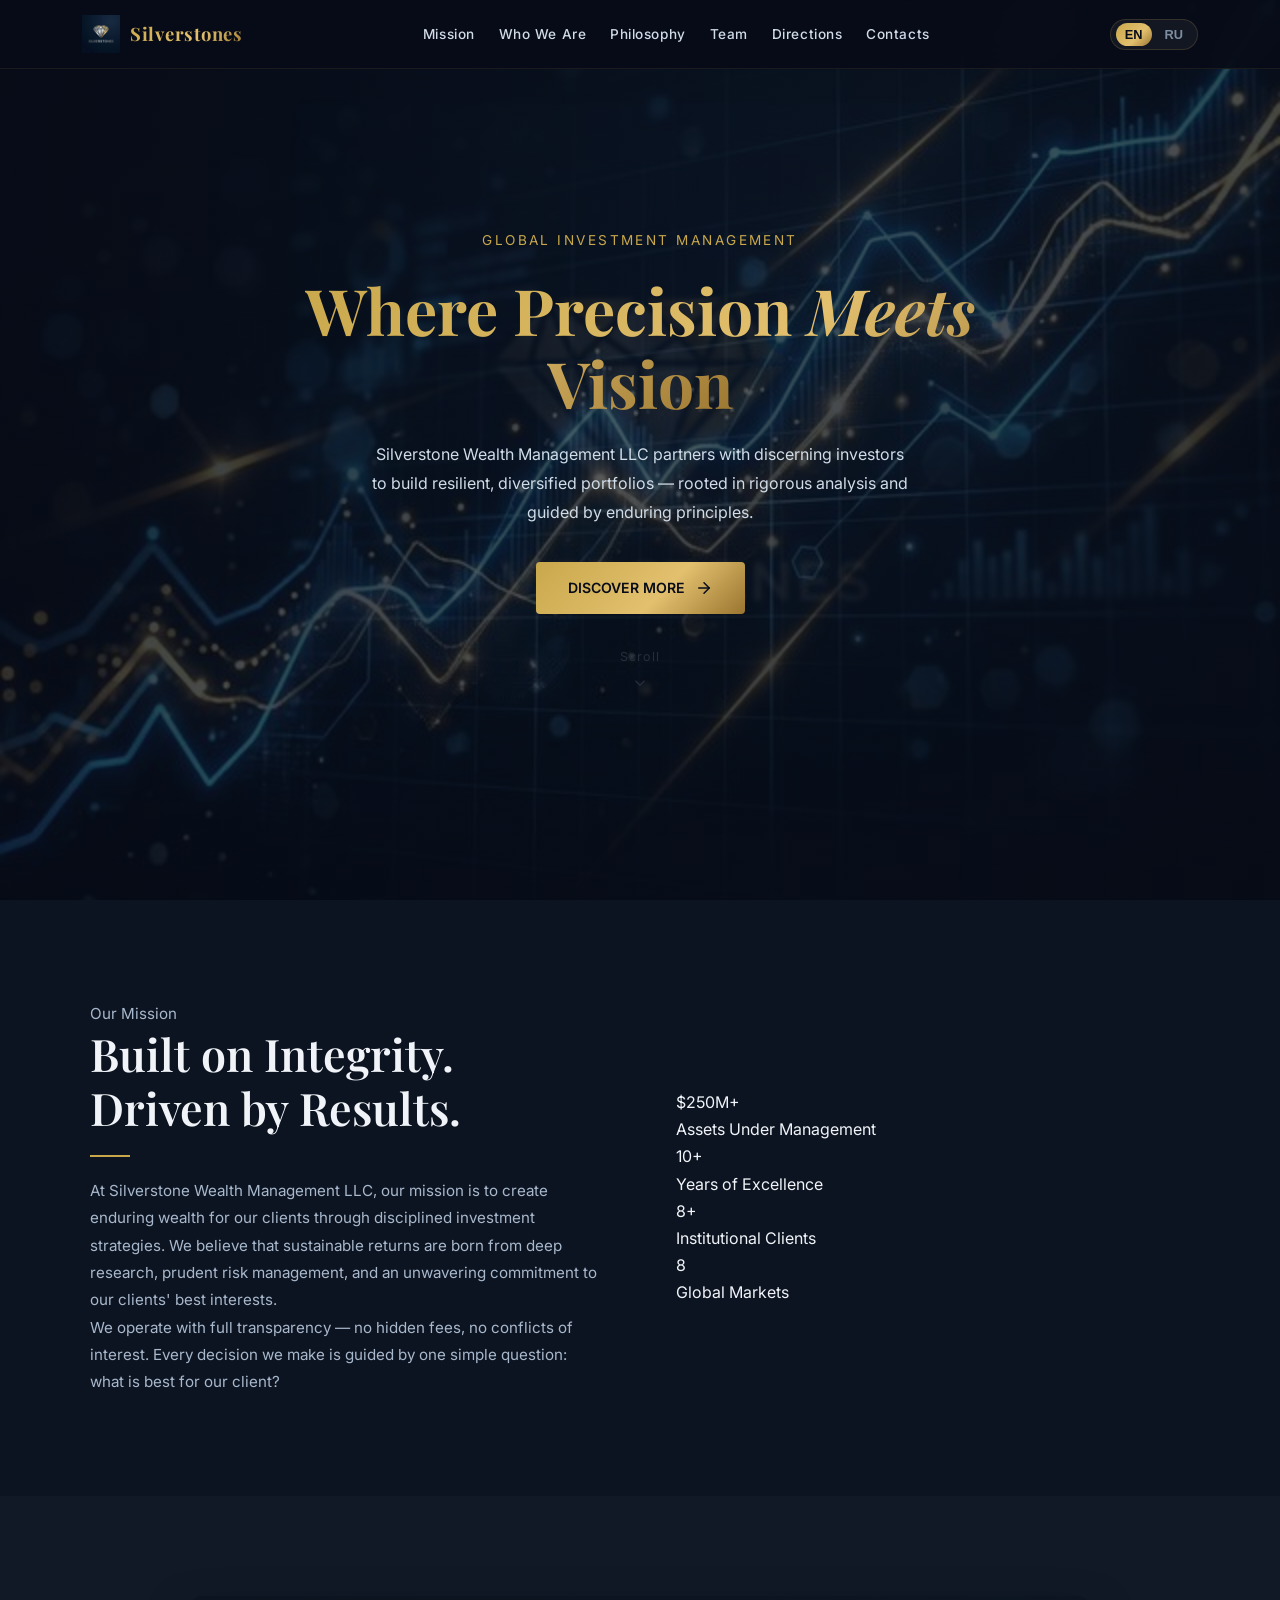
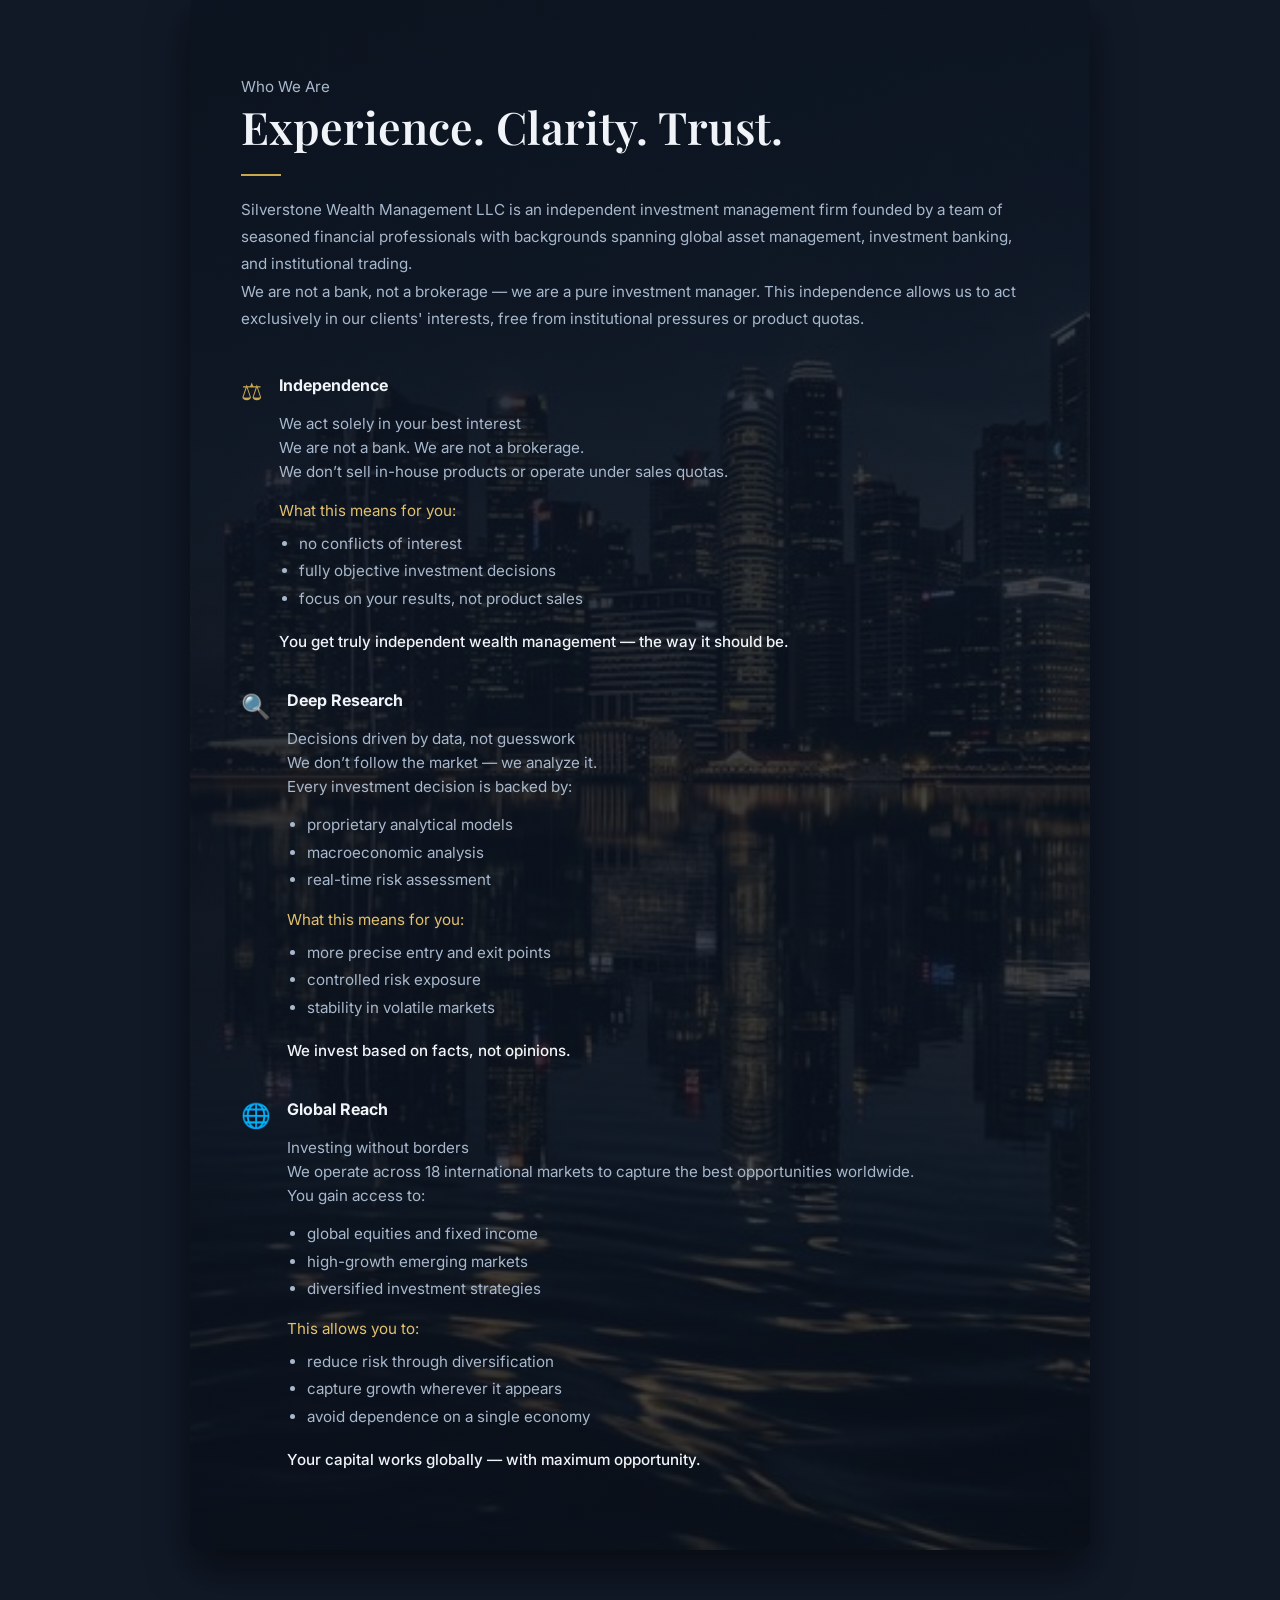
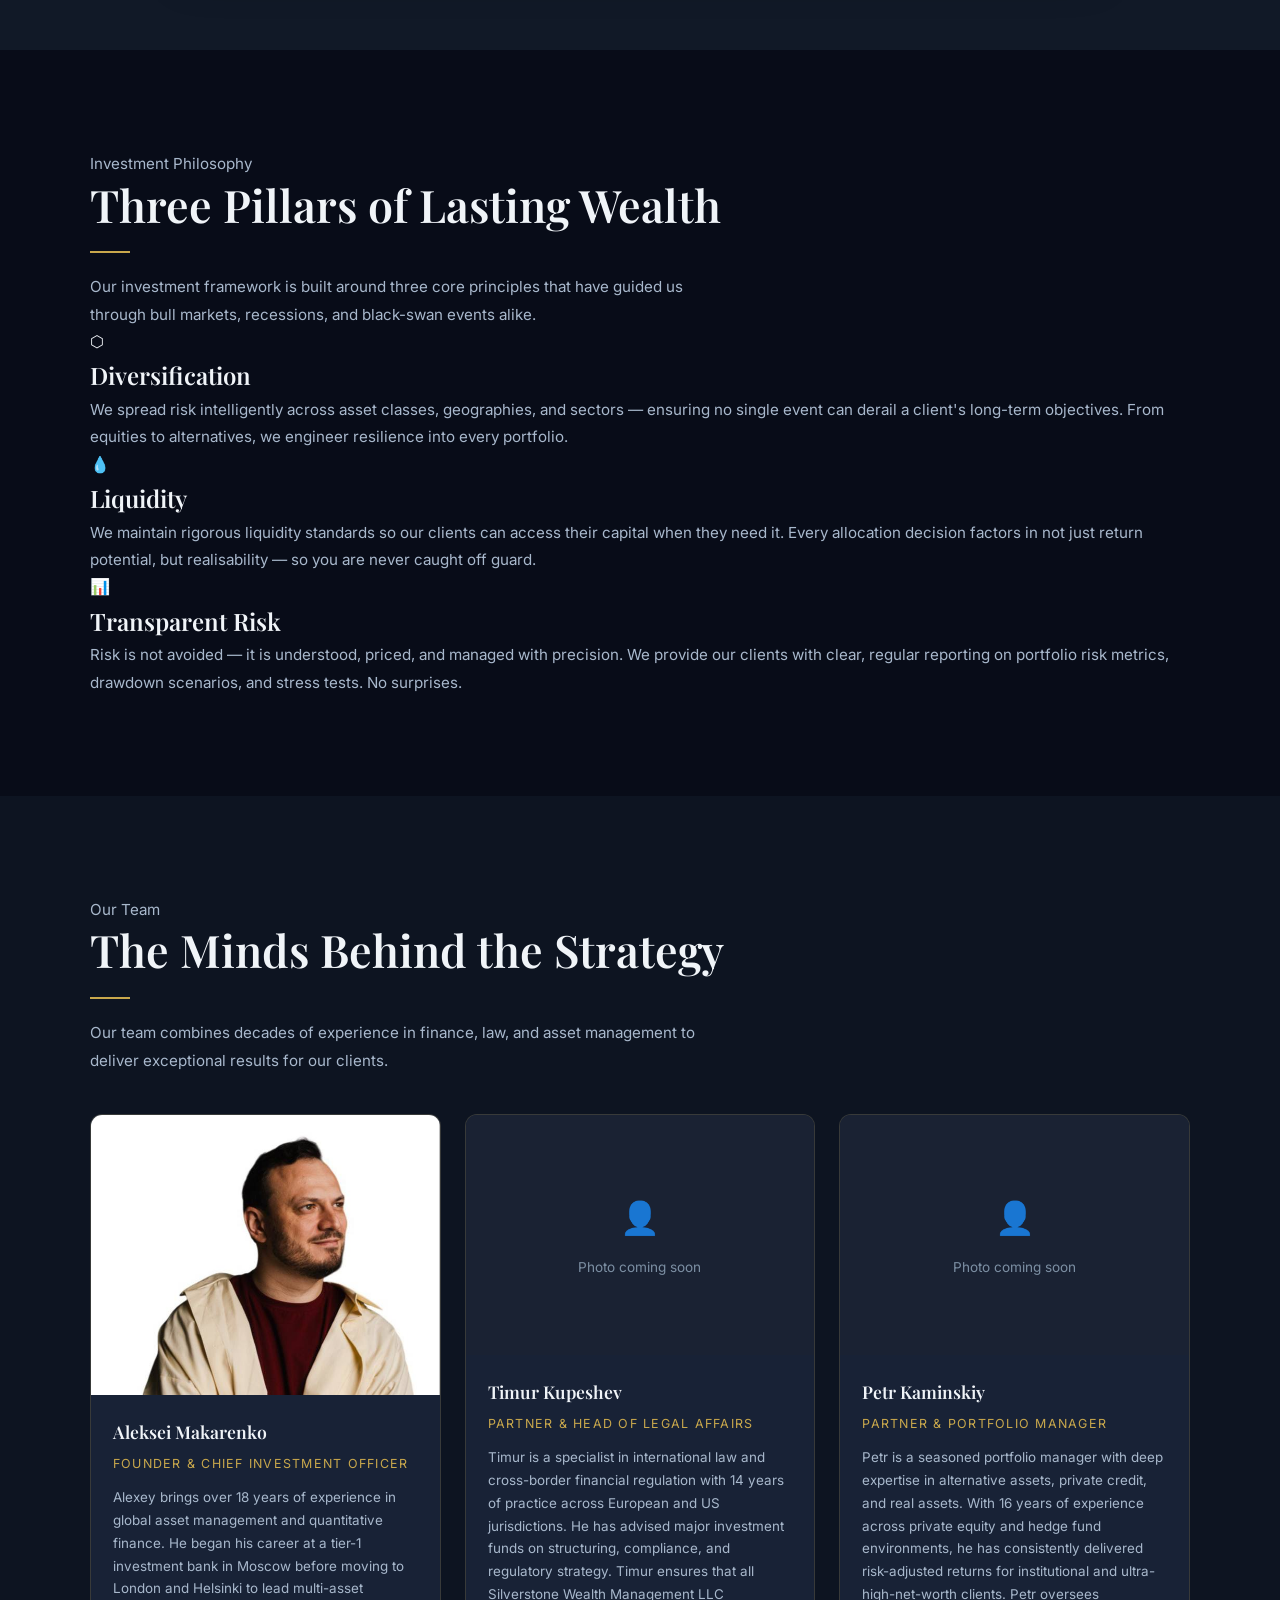
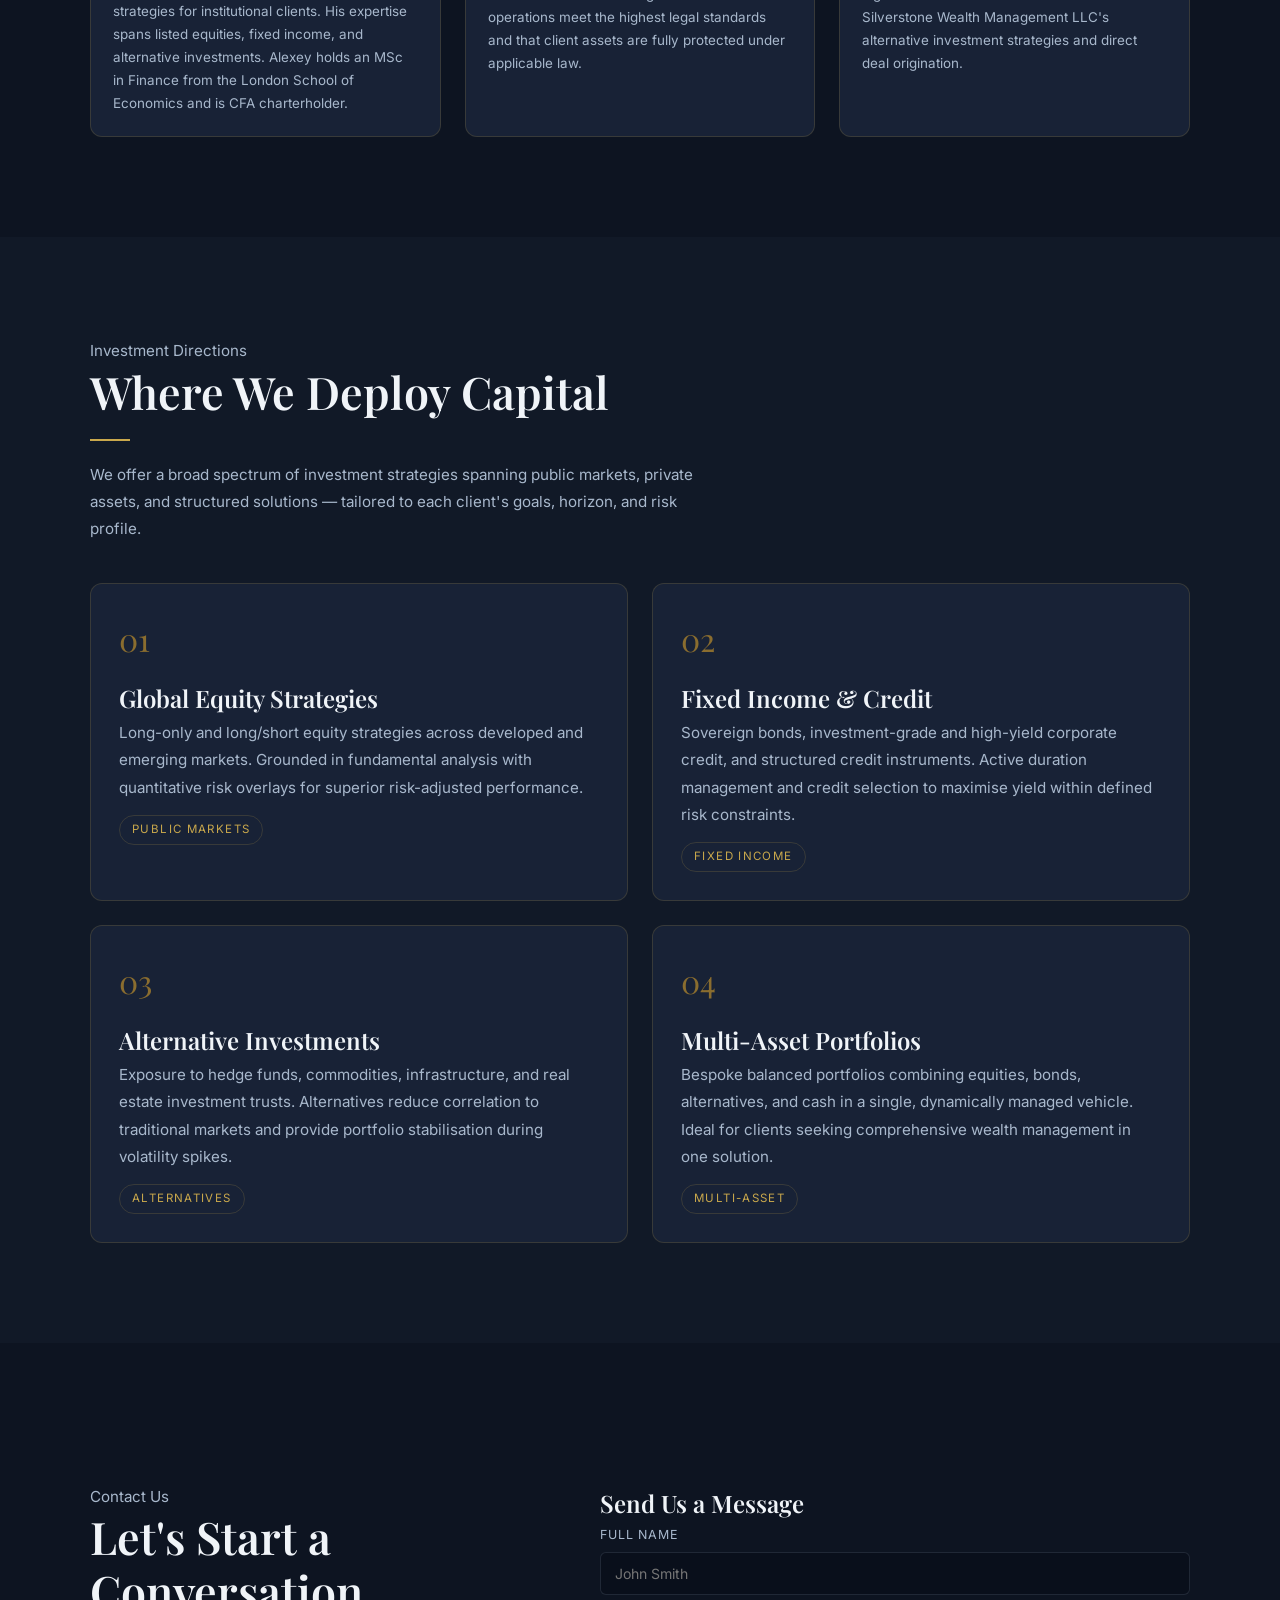
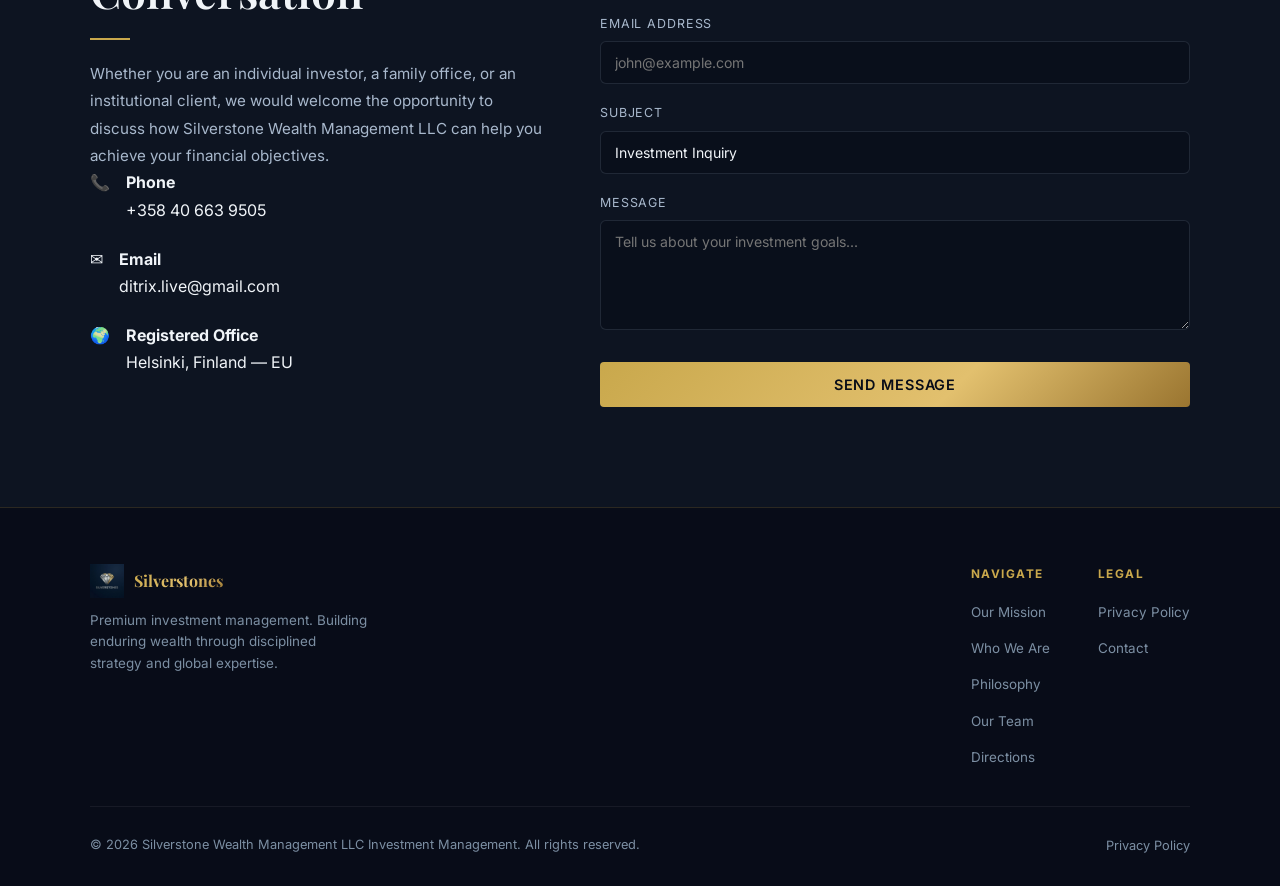
<file: index.html>
﻿<!DOCTYPE html>
<html lang="en">

<head>
  <meta charset="UTF-8" />
  <meta name="viewport" content="width=device-width, initial-scale=1.0" />
  <meta name="description"
    content="Silverstone Wealth Management LLC — Premium investment management firm. Diversified global portfolios built on transparency, discipline, and long-term value creation." />
  <meta name="keywords"
    content="Silverstone Wealth Management LLC, investment, asset management, private wealth, portfolio, hedge fund" />
  <title>Silverstone Wealth Management LLC</title>
  <link rel="stylesheet" href="style.css" />
</head>

<body>

  <!-- ═══════════════════════════════════════════
     NAVBAR
═══════════════════════════════════════════ -->
  <nav id="navbar">
    <div class="nav-inner">
      <a class="nav-logo" href="#hero">
        <img src="images/logo.png" alt="Silverstones Logo" />
        <span class="nav-logo-text">Silver<span>stones</span></span>
      </a>

      <ul class="nav-links">
        <li><a href="#mission" data-en="Mission" data-ru="Миссия">Mission</a></li>
        <li><a href="#who-we-are" data-en="Who We Are" data-ru="О нас">Who We Are</a></li>
        <li><a href="#philosophy" data-en="Philosophy" data-ru="Философия">Philosophy</a></li>
        <li><a href="#team" data-en="Team" data-ru="Команда">Team</a></li>
        <li><a href="#directions" data-en="Directions" data-ru="Направления">Directions</a></li>
        <li><a href="#contacts" data-en="Contacts" data-ru="Контакты">Contacts</a></li>
      </ul>

      <div class="nav-right">
        <div class="lang-switcher">
          <button class="lang-btn active" id="btn-en" onclick="setLang('en')">EN</button>
          <button class="lang-btn" id="btn-ru" onclick="setLang('ru')">RU</button>
        </div>
        <button class="hamburger" id="hamburger" aria-label="Menu">
          <span></span><span></span><span></span>
        </button>
      </div>
    </div>
  </nav>

  <!-- Mobile menu -->
  <div class="mobile-menu" id="mobile-menu">
    <a href="#mission" onclick="closeMobile()" data-en="Mission" data-ru="Миссия">Mission</a>
    <a href="#who-we-are" onclick="closeMobile()" data-en="Who We Are" data-ru="О нас">Who We Are</a>
    <a href="#philosophy" onclick="closeMobile()" data-en="Philosophy" data-ru="Философия">Philosophy</a>
    <a href="#team" onclick="closeMobile()" data-en="Team" data-ru="Команда">Team</a>
    <a href="#directions" onclick="closeMobile()" data-en="Directions" data-ru="Направления">Directions</a>
    <a href="#contacts" onclick="closeMobile()" data-en="Contacts" data-ru="Контакты">Contacts</a>
    <div class="mobile-lang">
      <button class="lang-btn" onclick="setLang('en');closeMobile()" id="m-btn-en">EN</button>
      <button class="lang-btn" onclick="setLang('ru');closeMobile()" id="m-btn-ru">RU</button>
    </div>
  </div>


  <!-- ═══════════════════════════════════════════
     HERO
═══════════════════════════════════════════ -->
  <section id="hero">
    <div class="hero-bg"></div>
    <div class="hero-overlay"></div>
    <div class="hero-logo-bg"
      style="position: absolute; inset: 0; background: url('images/logo.png') center/contain no-repeat; opacity: 0.08; filter: blur(3px); pointer-events: none; z-index: 1; transform: scale(0.9); margin: 5%;">
    </div>
    <div class="hero-content" style="z-index: 2; position: relative;">
      <p class="hero-tagline" data-en="Global Investment Management" data-ru="Глобальное управление активами">
        Global Investment Management
      </p>
      <h1 class="hero-title">
        <span data-en="Where Precision <em>Meets</em> Vision" data-ru="Где точность <em>встречается</em> с видением">
          Where Precision <em>Meets</em> Vision
        </span>
      </h1>
      <p class="hero-desc"
        data-en="Silverstone Wealth Management LLC partners with discerning investors to build resilient, diversified portfolios — rooted in rigorous analysis and guided by enduring principles."
        data-ru="Silverstone Wealth Management LLC сотрудничает с требовательными инвесторами, формируя устойчивые, диверсифицированные портфели — основанные на глубоком анализе и выверенные на принципах долгосрочной инвестиционной дисциплины.">
        Silverstone Wealth Management LLC partners with discerning investors to build resilient, diversified portfolios
        — rooted in rigorous
        analysis and guided by enduring principles.
      </p>
      <a href="#mission" class="btn-primary">
        <span data-en="Discover More" data-ru="Узнать больше">Discover More</span>
        <svg xmlns="http://www.w3.org/2000/svg" width="18" height="18" viewBox="0 0 24 24" fill="none"
          stroke="currentColor" stroke-width="2" stroke-linecap="round" stroke-linejoin="round">
          <line x1="5" y1="12" x2="19" y2="12" />
          <polyline points="12 5 19 12 12 19" />
        </svg>
      </a>
    </div>
    <div class="hero-scroll">
      <span data-en="Scroll" data-ru="Листайте">Scroll</span>
      <svg xmlns="http://www.w3.org/2000/svg" viewBox="0 0 24 24" fill="none" stroke="currentColor" stroke-width="2">
        <polyline points="6 9 12 15 18 9" />
      </svg>
    </div>
  </section>


  <!-- ═══════════════════════════════════════════
     MISSION
═══════════════════════════════════════════ -->
  <section id="mission">
    <div class="container">
      <div class="mission-grid">

        <div class="mission-text reveal">
          <p class="section-eyebrow" data-en="Our Mission" data-ru="Наша миссия">Our Mission</p>
          <h2 class="section-title" data-en="Built on Integrity.<br>Driven by Results."
            data-ru="Основано на честности.<br>Нацелено на результат.">
            Built on Integrity.<br>Driven by Results.
          </h2>
          <div class="gold-divider"></div>
          <p data-en="At Silverstone Wealth Management LLC, our mission is to create enduring wealth for our clients through disciplined investment strategies. We believe that sustainable returns are born from deep research, prudent risk management, and an unwavering commitment to our clients' best interests."
            data-ru="В Silverstone Wealth Management LLC наша миссия — создавать долгосрочное благосостояние для наших клиентов за счёт системного и выверенного подхода к инвестициям. Мы убеждены, что устойчивые результаты достигаются благодаря глубокому анализу, взвешенному управлению рисками и неизменной ориентации на интересы клиента.">
            At Silverstone Wealth Management LLC, our mission is to create enduring wealth for our clients through
            disciplined investment
            strategies. We believe that sustainable returns are born from deep research, prudent risk management, and an
            unwavering commitment to our clients' best interests.
          </p>
          <p data-en="We operate with full transparency — no hidden fees, no conflicts of interest. Every decision we make is guided by one simple question: what is best for our client?"
            data-ru="Мы работаем с полной прозрачностью — без скрытых комиссий и конфликтов интересов. Каждое наше решение основывается на одном ключевом принципе: что наилучшим образом отвечает интересам клиента.">
            We operate with full transparency — no hidden fees, no conflicts of interest. Every decision we make is
            guided by one simple question: what is best for our client?
          </p>
        </div>

        <div class="mission-stats reveal reveal-delay-2">
          <div class="stat-card">
            <div class="stat-number">$250M+</div>
            <div class="stat-label" data-en="Assets Under Management" data-ru="Активы под управлением">Assets Under
              Management</div>
          </div>
          <div class="stat-card">
            <div class="stat-number">10+</div>
            <div class="stat-label" data-en="Years of Excellence" data-ru="Лет успешной работы">Years of Excellence
            </div>
          </div>
          <div class="stat-card">
            <div class="stat-number">8+</div>
            <div class="stat-label" data-en="Institutional Clients" data-ru="Институциональных клиентов">Institutional
              Clients</div>
          </div>
          <div class="stat-card">
            <div class="stat-number">8</div>
            <div class="stat-label" data-en="Global Markets" data-ru="Глобальных рынков">Global Markets</div>
          </div>
        </div>

      </div>
    </div>
  </section>


  <!-- ═══════════════════════════════════════════
     WHO WE ARE
═══════════════════════════════════════════ -->
  <section id="who-we-are">
    <div class="container">
      <div class="who-inner reveal"
        style="background: url('images/investment_bg.png') center/cover no-repeat; border-radius: 12px; position: relative; padding: clamp(40px, 6vw, 80px) clamp(20px, 4vw, 60px); overflow: hidden; max-width: 900px; margin: 0 auto; box-shadow: 0 20px 40px rgba(0,0,0,0.5);">

        <div class="who-img-overlay"
          style="position: absolute; inset: 0; background: linear-gradient(135deg, rgba(13,20,33,0.92) 0%, rgba(13,20,33,0.7) 100%);">
        </div>

        <div class="who-text" style="position: relative; z-index: 2;">
          <p class="section-eyebrow" data-en="Who We Are" data-ru="Кто мы">Who We Are</p>
          <h2 class="section-title" data-en="Experience. Clarity. Trust." data-ru="Опыт. Ясность. Доверие.">
            Experience. Clarity. Trust.
          </h2>
          <div class="gold-divider"></div>
          <p data-en="Silverstone Wealth Management LLC is an independent investment management firm founded by a team of seasoned financial professionals with backgrounds spanning global asset management, investment banking, and institutional trading."
            data-ru="Silverstone Wealth Management LLC — независимая компания по управлению инвестициями, основанная командой опытных финансовых профессионалов с опытом работы в глобальном управлении активами, инвестиционном банкинге и институциональной торговле.">
            Silverstone Wealth Management LLC is an independent investment management firm founded by a team of seasoned
            financial
            professionals with backgrounds spanning global asset management, investment banking, and institutional
            trading.
          </p>
          <p data-en="We are not a bank, not a brokerage — we are a pure investment manager. This independence allows us to act exclusively in our clients' interests, free from institutional pressures or product quotas."
            data-ru="Мы независимая управляющая компания, а не банк или брокер. Подобная независимость позволяет нам действовать исключительно в интересах клиентов, без институционального давления или планов продаж собственных продуктов.">
            We are not a bank, not a brokerage — we are a pure investment manager. This independence allows us to act
            exclusively in our clients' interests, free from institutional pressures or product quotas.
          </p>

          <div class="values-list" style="margin-top: 40px;">
            <div class="value-item" style="display: flex; gap: 16px; margin-bottom: 32px;">
              <div class="value-icon" style="font-size: 1.5rem; color: var(--gold); flex-shrink: 0;">⚖</div>
              <div>
                <h4 style="color: var(--white); margin-bottom: 12px;" data-en="Independence" data-ru="Независимость">
                  Independence</h4>
                <p style="margin-bottom: 12px; line-height: 1.6;">
                  <span data-en="We act solely in your best interest"
                    data-ru="Мы действуем исключительно в ваших интересах">We act solely in your best
                    interest</span><br>
                  <span data-en="We are not a bank. We are not a brokerage." data-ru="Мы не банк. Мы не брокер.">We are
                    not a bank. We are not a brokerage.</span><br>
                  <span data-en="We don’t sell in-house products or operate under sales quotas."
                    data-ru="Мы не продаем собственные продукты и не работаем по планам продаж.">We don’t sell in-house
                    products or operate under sales quotas.</span>
                </p>
                <p data-en="What this means for you:" data-ru="Что это значит для вас:"
                  style="margin-bottom: 6px; color: var(--gold-light);">What this means for you:</p>
                <ul
                  style="margin-left: 20px; list-style-type: disc; margin-bottom: 16px; color: var(--silver); font-size: 0.95rem; line-height: 1.8;">
                  <li data-en="no conflicts of interest" data-ru="никаких конфликтов интересов">no conflicts of interest
                  </li>
                  <li data-en="fully objective investment decisions"
                    data-ru="полностью объективные инвестиционные решения">fully objective investment decisions</li>
                  <li data-en="focus on your results, not product sales"
                    data-ru="фокус на ваших результатах, а не на продажах продуктов">focus on your results, not product
                    sales</li>
                </ul>
                <p style="font-weight: 500; color: var(--white);"
                  data-en="You get truly independent wealth management — the way it should be."
                  data-ru="Вы получаете по-настоящему независимое управление капиталом — так, как это должно быть.">You
                  get truly independent wealth management — the way it should be.</p>
              </div>
            </div>
            <div class="value-item" style="display: flex; gap: 16px; margin-bottom: 32px;">
              <div class="value-icon" style="font-size: 1.5rem; color: var(--gold); flex-shrink: 0;">🔍</div>
              <div>
                <h4 style="color: var(--white); margin-bottom: 12px;" data-en="Deep Research" data-ru="Глубокий анализ">
                  Deep Research</h4>
                <p style="margin-bottom: 12px; line-height: 1.6;">
                  <span data-en="Decisions driven by data, not guesswork"
                    data-ru="Решения, основанные на данных, а не догадках">Decisions driven by data, not
                    guesswork</span><br>
                  <span data-en="We don’t follow the market — we analyze it."
                    data-ru="Мы не следуем за рынком — мы его анализируем.">We don’t follow the market — we analyze
                    it.</span><br>
                  <span data-en="Every investment decision is backed by:"
                    data-ru="Каждое инвестиционное решение подкреплено:">Every investment decision is backed by:</span>
                </p>
                <ul
                  style="margin-left: 20px; list-style-type: disc; margin-bottom: 12px; color: var(--silver); font-size: 0.95rem; line-height: 1.8;">
                  <li data-en="proprietary analytical models" data-ru="собственными аналитическими моделями">proprietary
                    analytical models</li>
                  <li data-en="macroeconomic analysis" data-ru="макроэкономическим анализом">macroeconomic analysis</li>
                  <li data-en="real-time risk assessment" data-ru="оценкой рисков в реальном времени">real-time risk
                    assessment</li>
                </ul>
                <p data-en="What this means for you:" data-ru="Что это значит для вас:"
                  style="margin-bottom: 6px; color: var(--gold-light);">What this means for you:</p>
                <ul
                  style="margin-left: 20px; list-style-type: disc; margin-bottom: 16px; color: var(--silver); font-size: 0.95rem; line-height: 1.8;">
                  <li data-en="more precise entry and exit points" data-ru="более точные точки входа и выхода">more
                    precise entry and exit points</li>
                  <li data-en="controlled risk exposure" data-ru="контролируемый уровень риска">controlled risk exposure
                  </li>
                  <li data-en="stability in volatile markets" data-ru="стабильность на волатильных рынках">stability in
                    volatile markets</li>
                </ul>
                <p style="font-weight: 500; color: var(--white);" data-en="We invest based on facts, not opinions."
                  data-ru="Мы инвестируем на основе фактов, а не мнений.">We invest based on facts, not opinions.</p>
              </div>
            </div>
            <div class="value-item" style="display: flex; gap: 16px;">
              <div class="value-icon" style="font-size: 1.5rem; color: var(--gold); flex-shrink: 0;">🌐</div>
              <div>
                <h4 style="color: var(--white); margin-bottom: 12px;" data-en="Global Reach" data-ru="Глобальный охват">
                  Global Reach</h4>
                <p style="margin-bottom: 12px; line-height: 1.6;">
                  <span data-en="Investing without borders" data-ru="Инвестиции без границ">Investing without
                    borders</span><br>
                  <span
                    data-en="We operate across 18 international markets to capture the best opportunities worldwide."
                    data-ru="Мы работаем на 18 международных рынках, чтобы использовать лучшие возможности по всему миру.">We
                    operate across 18 international markets to capture the best opportunities worldwide.</span><br>
                  <span data-en="You gain access to:" data-ru="Вы получаете доступ к:">You gain access to:</span>
                </p>
                <ul
                  style="margin-left: 20px; list-style-type: disc; margin-bottom: 12px; color: var(--silver); font-size: 0.95rem; line-height: 1.8;">
                  <li data-en="global equities and fixed income"
                    data-ru="глобальным акциям и инструментам с фиксированным доходом">global equities and fixed income
                  </li>
                  <li data-en="high-growth emerging markets" data-ru="быстрорастущим развивающимся рынкам">high-growth
                    emerging markets</li>
                  <li data-en="diversified investment strategies"
                    data-ru="диверсифицированным инвестиционным стратегиям">diversified investment strategies</li>
                </ul>
                <p data-en="This allows you to:" data-ru="Это позволяет вам:"
                  style="margin-bottom: 6px; color: var(--gold-light);">This allows you to:</p>
                <ul
                  style="margin-left: 20px; list-style-type: disc; margin-bottom: 16px; color: var(--silver); font-size: 0.95rem; line-height: 1.8;">
                  <li data-en="reduce risk through diversification" data-ru="снизить риск за счет диверсификации">reduce
                    risk through diversification</li>
                  <li data-en="capture growth wherever it appears"
                    data-ru="извлекать выгоду из роста, где бы он ни происходил">capture growth wherever it appears</li>
                  <li data-en="avoid dependence on a single economy" data-ru="избежать зависимости от одной экономики">
                    avoid dependence on a single economy</li>
                </ul>
                <p style="font-weight: 500; color: var(--white);"
                  data-en="Your capital works globally — with maximum opportunity."
                  data-ru="Ваш капитал работает глобально — с максимальными возможностями.">Your capital works globally
                  — with maximum opportunity.</p>
              </div>
            </div>
          </div>
        </div>

      </div>
    </div>
  </section>


  <!-- ═══════════════════════════════════════════
     INVESTMENT PHILOSOPHY
═══════════════════════════════════════════ -->
  <section id="philosophy">
    <div class="container">
      <div class="text-center reveal">
        <p class="section-eyebrow" data-en="Investment Philosophy" data-ru="Инвестиционная философия">Investment
          Philosophy</p>
        <h2 class="section-title" data-en="Three Pillars of Lasting Wealth" data-ru="Три основы сохранения капитала">
          Three Pillars of Lasting Wealth
        </h2>
        <div class="gold-divider"></div>
        <p class="section-subtitle"
          data-en="Our investment framework is built around three core principles that have guided us through bull markets, recessions, and black-swan events alike."
          data-ru="Наш инвестиционный подход строится на трёх ключевых принципах, которые направляли нас через бычьи рынки, рецессии и периоды высокой турбулентности.">
          Our investment framework is built around three core principles that have guided us through bull markets,
          recessions, and black-swan events alike.
        </p>
      </div>

      <div class="philosophy-grid">

        <div class="pillar-card reveal reveal-delay-1">
          <div class="pillar-icon">⬡</div>
          <h3 data-en="Diversification" data-ru="Диверсификация">Diversification</h3>
          <p data-en="We spread risk intelligently across asset classes, geographies, and sectors — ensuring no single event can derail a client's long-term objectives. From equities to alternatives, we engineer resilience into every portfolio."
            data-ru="Мы интеллектуально распределяем риски между классами активов, географиями и секторами, гарантируя, что ни одно событие не подорвёт долгосрочные цели клиента. От акций до альтернативных инструментов — мы встраиваем устойчивость в каждый портфель.">
            We spread risk intelligently across asset classes, geographies, and sectors — ensuring no single event can
            derail a client's long-term objectives. From equities to alternatives, we engineer resilience into every
            portfolio.
          </p>
        </div>

        <div class="pillar-card reveal reveal-delay-2">
          <div class="pillar-icon">💧</div>
          <h3 data-en="Liquidity" data-ru="Ликвидность">Liquidity</h3>
          <p data-en="We maintain rigorous liquidity standards so our clients can access their capital when they need it. Every allocation decision factors in not just return potential, but realisability — so you are never caught off guard."
            data-ru="Мы поддерживаем строгие стандарты ликвидности, чтобы клиенты могли получить доступ к капиталу когда нужно. Каждое инвестиционное решение учитывает не только потенциальную доходность, но и реализуемость активов.">
            We maintain rigorous liquidity standards so our clients can access their capital when they need it. Every
            allocation decision factors in not just return potential, but realisability — so you are never caught off
            guard.
          </p>
        </div>

        <div class="pillar-card reveal reveal-delay-3">
          <div class="pillar-icon">📊</div>
          <h3 data-en="Transparent Risk" data-ru="Прозрачность рисков">Transparent Risk</h3>
          <p data-en="Risk is not avoided — it is understood, priced, and managed with precision. We provide our clients with clear, regular reporting on portfolio risk metrics, drawdown scenarios, and stress tests. No surprises."
            data-ru="Риск не избегается — он понимается, оценивается и управляется с точностью. Мы регулярно предоставляем клиентам чёткую отчётность по метрикам риска, сценариям просадок и стресс-тестам. Никаких сюрпризов.">
            Risk is not avoided — it is understood, priced, and managed with precision. We provide our clients with
            clear, regular reporting on portfolio risk metrics, drawdown scenarios, and stress tests. No surprises.
          </p>
        </div>

      </div>
    </div>
  </section>


  <!-- ═══════════════════════════════════════════
     TEAM
═══════════════════════════════════════════ -->
  <section id="team">
    <div class="container">
      <div class="text-center reveal">
        <p class="section-eyebrow" data-en="Our Team" data-ru="Наша команда">Our Team</p>
        <h2 class="section-title" data-en="The Minds Behind the Strategy" data-ru="Создатели нашей стратегии">
          The Minds Behind the Strategy
        </h2>
        <div class="gold-divider"></div>
        <p class="section-subtitle"
          data-en="Our team combines decades of experience in finance, law, and asset management to deliver exceptional results for our clients."
          data-ru="Наша команда объединяет десятилетия опыта в финансах, праве и управлении активами для достижения исключительных результатов.">
          Our team combines decades of experience in finance, law, and asset management to deliver exceptional results
          for our clients.
        </p>
      </div>

      <div class="team-grid">

        <!-- Alexey Makarenko -->
        <div class="team-card reveal reveal-delay-1">
          <img src="images/alexey.png" alt="Alexey Makarenko" class="team-photo" />
          <div class="team-info">
            <div class="team-name">Aleksei Makarenko</div>
            <div class="team-role" data-en="Founder & Chief Investment Officer"
              data-ru="Основатель и директор по инвестициям">Founder & Chief Investment Officer</div>
            <p class="team-bio"
              data-en="Alexey brings over 18 years of experience in global asset management and quantitative finance. He began his career at a tier-1 investment bank in Moscow before moving to London and Helsinki to lead multi-asset strategies for institutional clients. His expertise spans listed equities, fixed income, and alternative investments. Alexey holds an MSc in Finance from the London School of Economics and is CFA charterholder."
              data-ru="Алексей обладает более чем 18-летним опытом в сфере глобального управления активами и количественных финансов. Он начал карьеру в инвестиционном банке первого эшелона в Москве, затем переехал в Лондон и Хельсинки, где руководил мультиактивными стратегиями для институциональных клиентов. Его экспертиза охватывает акции, инструменты с фиксированным доходом и альтернативные инвестиции. Алексей имеет степень магистра финансов Лондонской школы экономики и является обладателем статуса CFA.">
              Alexey brings over 18 years of experience in global asset management and quantitative finance. He began
              his career at a tier-1 investment bank in Moscow before moving to London and Helsinki. His expertise spans
              listed equities, fixed income, and alternative investments. Alexey holds an MSc in Finance from the London
              School of Economics.
            </p>
          </div>
        </div>

        <!-- Timur Kupeshev -->
        <div class="team-card reveal reveal-delay-2">
          <div class="team-photo-placeholder">
            <div class="cs-icon">👤</div>
            <div class="cs-text" data-en="Photo coming soon" data-ru="Фото скоро будет">Photo coming soon</div>
          </div>
          <div class="team-info">
            <div class="team-name">Timur Kupeshev</div>
            <div class="team-role" data-en="Partner & Head of Legal Affairs"
              data-ru="Партнёр и руководитель юридического департамента">Partner & Head of Legal Affairs</div>
            <p class="team-bio"
              data-en="Timur is a specialist in international law and cross-border financial regulation with 14 years of practice across European and US jurisdictions. He has advised major investment funds on structuring, compliance, and regulatory strategy. Timur ensures that all Silverstone Wealth Management LLC operations meet the highest legal standards and that client assets are fully protected under applicable law."
              data-ru="Тимур — специалист в области международного права и трансграничного финансового регулирования с 14-летней практикой в европейских юрисдикциях и США. Он консультировал крупные инвестиционные фонды по вопросам структурирования, комплаенса и регуляторной стратегии. Тимур обеспечивает соответствие всей деятельности Silverstone Wealth Management LLC высочайшим правовым стандартам.">
              Timur is a specialist in international law and cross-border financial regulation with 14 years of practice
              across European and US jurisdictions. He has advised major investment funds on structuring, compliance,
              and regulatory strategy, ensuring full legal protection for client assets.
            </p>
          </div>
        </div>

        <!-- Petr Kamensky -->
        <div class="team-card reveal reveal-delay-3">
          <div class="team-photo-placeholder">
            <div class="cs-icon">👤</div>
            <div class="cs-text" data-en="Photo coming soon" data-ru="Фото скоро будет">Photo coming soon</div>
          </div>
          <div class="team-info">
            <div class="team-name">Petr Kaminskiy</div>
            <div class="team-role" data-en="Partner & Portfolio Manager" data-ru="Партнёр и портфельный управляющий">
              Partner & Portfolio Manager</div>
            <p class="team-bio"
              data-en="Petr is a seasoned portfolio manager with deep expertise in alternative assets, private credit, and real assets. With 16 years of experience across private equity and hedge fund environments, he has consistently delivered risk-adjusted returns for institutional and ultra-high-net-worth clients. Petr oversees Silverstone Wealth Management LLC's alternative investment strategies and direct deal origination."
              data-ru="Пётр — опытный портфельный управляющий с глубокой экспертизой в альтернативных активах, частном кредите и реальных активах. За 16 лет работы в среде прямых инвестиций и хедж-фондов он стабильно обеспечивал скорректированную на риск доходность для институциональных клиентов. Пётр контролирует альтернативные инвестиционные стратегии Silverstone Wealth Management LLC.">
              Petr is a seasoned portfolio manager with deep expertise in alternative assets, private credit, and real
              assets. With 16 years of experience across private equity and hedge fund environments, he has consistently
              delivered risk-adjusted returns for institutional clients.
            </p>
          </div>
        </div>

      </div>
    </div>
  </section>


  <!-- ═══════════════════════════════════════════
     INVESTMENT DIRECTIONS
═══════════════════════════════════════════ -->
  <section id="directions">
    <div class="container">
      <div class="text-center reveal">
        <p class="section-eyebrow" data-en="Investment Directions" data-ru="Инвестиционные направления">Investment
          Directions</p>
        <h2 class="section-title" data-en="Where We Deploy Capital" data-ru="Направления инвестирования">
          Where We Deploy Capital
        </h2>
        <div class="gold-divider"></div>
        <p class="section-subtitle"
          data-en="We offer a broad spectrum of investment strategies spanning public markets, private assets, and structured solutions — tailored to each client's goals, horizon, and risk profile."
          data-ru="Мы предлагаем широкий спектр инвестиционных стратегий на публичных рынках, в частных активах и структурированных решениях — адаптированных к целям, горизонту и риск-профилю каждого клиента.">
          We offer a broad spectrum of investment strategies spanning public markets, private assets, and structured
          solutions — tailored to each client's goals, horizon, and risk profile.
        </p>
      </div>

      <div class="directions-grid">

        <div class="direction-card reveal reveal-delay-1">
          <div class="direction-num">01</div>
          <h3 data-en="Global Equity Strategies" data-ru="Глобальные стратегии акций">Global Equity Strategies</h3>
          <p data-en="Long-only and long/short equity strategies across developed and emerging markets. Grounded in fundamental analysis with quantitative risk overlays for superior risk-adjusted performance."
            data-ru="Стратегии акций long-only и long/short на развитых и развивающихся рынках. Основаны на фундаментальном анализе с количественными риск-оверлеями.">
            Long-only and long/short equity strategies across developed and emerging markets. Grounded in fundamental
            analysis with quantitative risk overlays for superior risk-adjusted performance.
          </p>
          <span class="direction-tag" data-en="Public Markets" data-ru="Публичные рынки">Public Markets</span>
        </div>

        <div class="direction-card reveal reveal-delay-2">
          <div class="direction-num">02</div>
          <h3 data-en="Fixed Income & Credit" data-ru="Фиксированный доход и кредит">Fixed Income & Credit</h3>
          <p data-en="Sovereign bonds, investment-grade and high-yield corporate credit, and structured credit instruments. Active duration management and credit selection to maximise yield within defined risk constraints."
            data-ru="Государственные облигации, корпоративный кредит инвестиционного уровня и высокодоходный, структурированные кредитные инструменты. Активное управление дюрацией и отбор кредитов.">
            Sovereign bonds, investment-grade and high-yield corporate credit, and structured credit instruments. Active
            duration management and credit selection to maximise yield within defined risk constraints.
          </p>
          <span class="direction-tag" data-en="Fixed Income" data-ru="Фикс. доход">Fixed Income</span>
        </div>

        <div class="direction-card reveal reveal-delay-3">
          <div class="direction-num">03</div>
          <h3 data-en="Alternative Investments" data-ru="Альтернативные инвестиции">Alternative Investments</h3>
          <p data-en="Exposure to hedge funds, commodities, infrastructure, and real estate investment trusts. Alternatives reduce correlation to traditional markets and provide portfolio stabilisation during volatility spikes."
            data-ru="Хедж-фонды, сырьевые товары, инфраструктура и инвестиционные фонды недвижимости. Альтернативные инвестиции снижают корреляцию с традиционными рынками и стабилизируют портфель при волатильности.">
            Exposure to hedge funds, commodities, infrastructure, and real estate investment trusts. Alternatives reduce
            correlation to traditional markets and provide portfolio stabilisation during volatility spikes.
          </p>
          <span class="direction-tag" data-en="Alternatives" data-ru="Альтернативы">Alternatives</span>
        </div>

        <div class="direction-card reveal reveal-delay-4">
          <div class="direction-num">04</div>
          <h3 data-en="Multi-Asset Portfolios" data-ru="Мультиактивные портфели">Multi-Asset Portfolios</h3>
          <p data-en="Bespoke balanced portfolios combining equities, bonds, alternatives, and cash in a single, dynamically managed vehicle. Ideal for clients seeking comprehensive wealth management in one solution."
            data-ru="Индивидуальные сбалансированные портфели, объединяющие акции, облигации, альтернативы и денежные средства в одном динамически управляемом инструменте. Идеально для комплексного управления капиталом.">
            Bespoke balanced portfolios combining equities, bonds, alternatives, and cash in a single, dynamically
            managed vehicle. Ideal for clients seeking comprehensive wealth management in one solution.
          </p>
          <span class="direction-tag" data-en="Multi-Asset" data-ru="Мультиактив">Multi-Asset</span>
        </div>

      </div>
    </div>
  </section>


  <!-- ═══════════════════════════════════════════
     CONTACTS
═══════════════════════════════════════════ -->
  <section id="contacts">
    <div class="container">
      <div class="contacts-grid">

        <div class="contact-info reveal">
          <p class="section-eyebrow" data-en="Contact Us" data-ru="Контакты">Contact Us</p>
          <h2 class="section-title" data-en="Let's Start a Conversation" data-ru="Свяжитесь с нами">
            Let's Start a Conversation
          </h2>
          <div class="gold-divider"></div>
          <p data-en="Whether you are an individual investor, a family office, or an institutional client, we would welcome the opportunity to discuss how Silverstone Wealth Management LLC can help you achieve your financial objectives."
            data-ru="Независимо от того, являетесь ли вы частным инвестором, семейным офисом или институциональным клиентом, мы будем рады обсудить, как Silverstone Wealth Management LLC может помочь достичь ваших финансовых целей.">
            Whether you are an individual investor, a family office, or an institutional client, we would welcome the
            opportunity to discuss how Silverstone Wealth Management LLC can help you achieve your financial objectives.
          </p>

          <div class="contact-items">
            <a class="contact-item" href="tel:+358406639505">
              <div class="contact-icon">📞</div>
              <div class="contact-detail">
                <h4 data-en="Phone" data-ru="Телефон">Phone</h4>
                <span>+358 40 663 9505</span>
              </div>
            </a>
            <a class="contact-item" href="mailto:ditrix.live@gmail.com">
              <div class="contact-icon">✉</div>
              <div class="contact-detail">
                <h4 data-en="Email" data-ru="Электронная почта">Email</h4>
                <span>ditrix.live@gmail.com</span>
              </div>
            </a>
            <div class="contact-item">
              <div class="contact-icon">🌍</div>
              <div class="contact-detail">
                <h4 data-en="Registered Office" data-ru="Юридический адрес">Registered Office</h4>
                <span data-en="Helsinki, Finland — EU" data-ru="Хельсинки, Финляндия — ЕС">Helsinki, Finland — EU</span>
              </div>
            </div>
          </div>
        </div>

        <div class="contact-form-wrap reveal reveal-delay-2">
          <h3 data-en="Send Us a Message" data-ru="Написать нам">Send Us a Message</h3>
          <form id="contact-form" onsubmit="handleFormSubmit(event)">
            <div class="form-group">
              <label data-en="Full Name" data-ru="Полное имя">Full Name</label>
              <input type="text" id="cf-name" placeholder="John Smith" required />
            </div>
            <div class="form-group">
              <label data-en="Email Address" data-ru="Электронная почта">Email Address</label>
              <input type="email" id="cf-email" placeholder="john@example.com" required />
            </div>
            <div class="form-group">
              <label data-en="Subject" data-ru="Тема">Subject</label>
              <select id="cf-subject">
                <option data-en="Investment Inquiry" data-ru="Инвестиционный запрос">Investment Inquiry</option>
                <option data-en="Portfolio Management" data-ru="Управление портфелем">Portfolio Management</option>
                <option data-en="Private Wealth Solutions" data-ru="Решения для частного капитала">Private Wealth
                  Solutions</option>
                <option data-en="General Question" data-ru="Общий вопрос">General Question</option>
              </select>
            </div>
            <div class="form-group">
              <label data-en="Message" data-ru="Сообщение">Message</label>
              <textarea id="cf-message" placeholder="Tell us about your investment goals..." required></textarea>
            </div>
            <button type="submit" class="btn-submit">
              <span data-en="Send Message" data-ru="Отправить">Send Message</span>
            </button>
          </form>
        </div>

      </div>
    </div>
  </section>


  <!-- ═══════════════════════════════════════════
     FOOTER
═══════════════════════════════════════════ -->
  <footer>
    <div class="container">
      <div class="footer-inner">
        <div class="footer-brand">
          <a href="#hero" class="footer-logo">
            <img src="images/logo.png" alt="Silverstone Wealth Management LLC" />
            <span class="footer-logo-text">Silver<span>stones</span></span>
          </a>
          <p class="footer-desc"
            data-en="Premium investment management. Building enduring wealth through disciplined strategy and global expertise."
            data-ru="Премиальное управление инвестициями. Создание долгосрочного богатства через дисциплинированную стратегию и глобальную экспертизу.">
            Premium investment management. Building enduring wealth through disciplined strategy and global expertise.
          </p>
        </div>

        <div class="footer-links" style="display: flex; gap: 48px; flex-wrap: wrap;">
          <div class="footer-links-col">
            <h5 data-en="Navigate" data-ru="Навигация">Navigate</h5>
            <ul>
              <li><a href="#mission" data-en="Our Mission" data-ru="Наша миссия">Our Mission</a></li>
              <li><a href="#who-we-are" data-en="Who We Are" data-ru="Кто мы">Who We Are</a></li>
              <li><a href="#philosophy" data-en="Philosophy" data-ru="Философия">Philosophy</a></li>
              <li><a href="#team" data-en="Our Team" data-ru="Наша команда">Our Team</a></li>
              <li><a href="#directions" data-en="Directions" data-ru="Направления">Directions</a></li>
            </ul>
          </div>
          <div class="footer-links-col">
            <h5 data-en="Legal" data-ru="Юридическое">Legal</h5>
            <ul>
              <li><a href="privacy-policy.html" data-en="Privacy Policy" data-ru="Политика конфиденциальности">Privacy
                  Policy</a></li>
              <li><a href="#contacts" data-en="Contact" data-ru="Контакты">Contact</a></li>
            </ul>
          </div>
        </div>
      </div>

      <div class="footer-bottom">
        <p class="footer-copy"
          data-en="© 2026 Silverstone Wealth Management LLC Investment Management. All rights reserved."
          data-ru="© 2026 Silverstone Wealth Management LLC Investment Management. Все права защищены.">
          © 2026 Silverstone Wealth Management LLC Investment Management. All rights reserved.
        </p>
        <div class="footer-policy">
          <a href="privacy-policy.html" data-en="Privacy Policy" data-ru="Политика конфиденциальности">Privacy
            Policy</a>
        </div>
      </div>
    </div>
  </footer>

  <script src="main.js"></script>
</body>

</html>
</file>
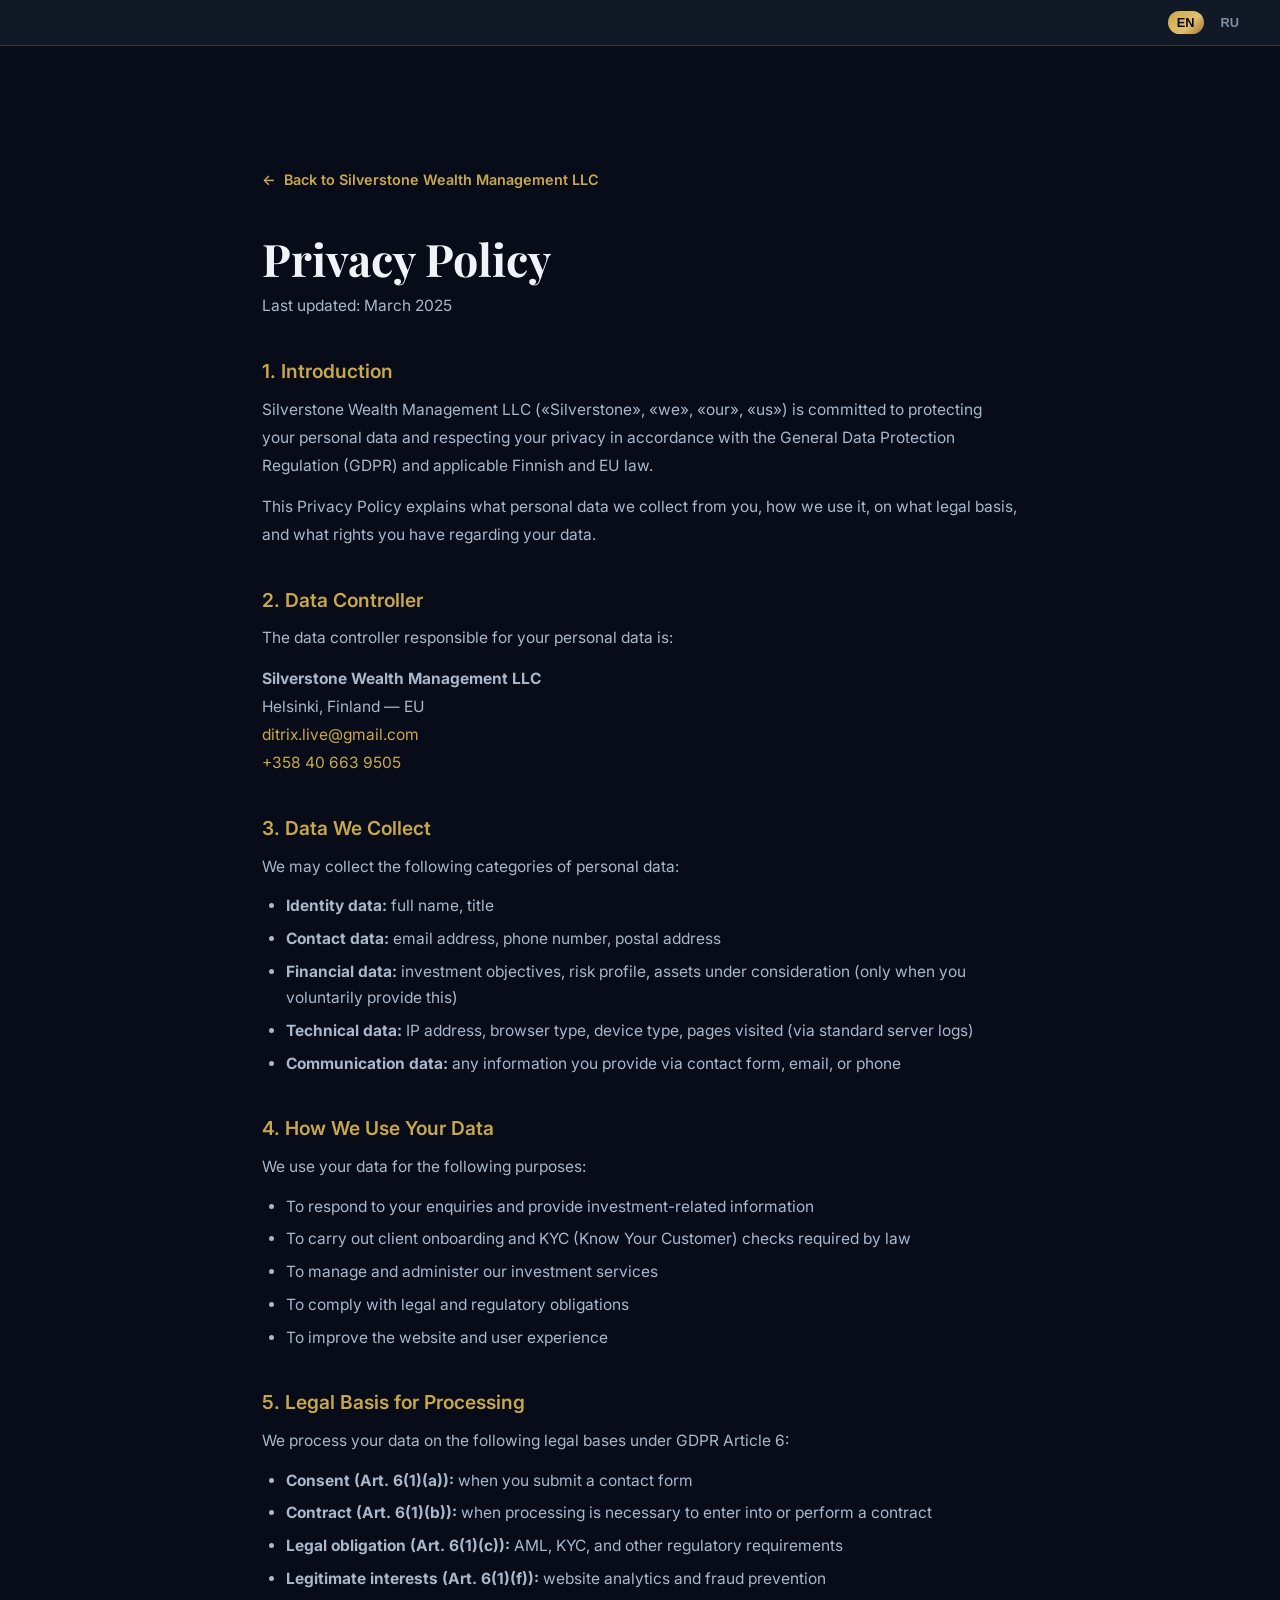
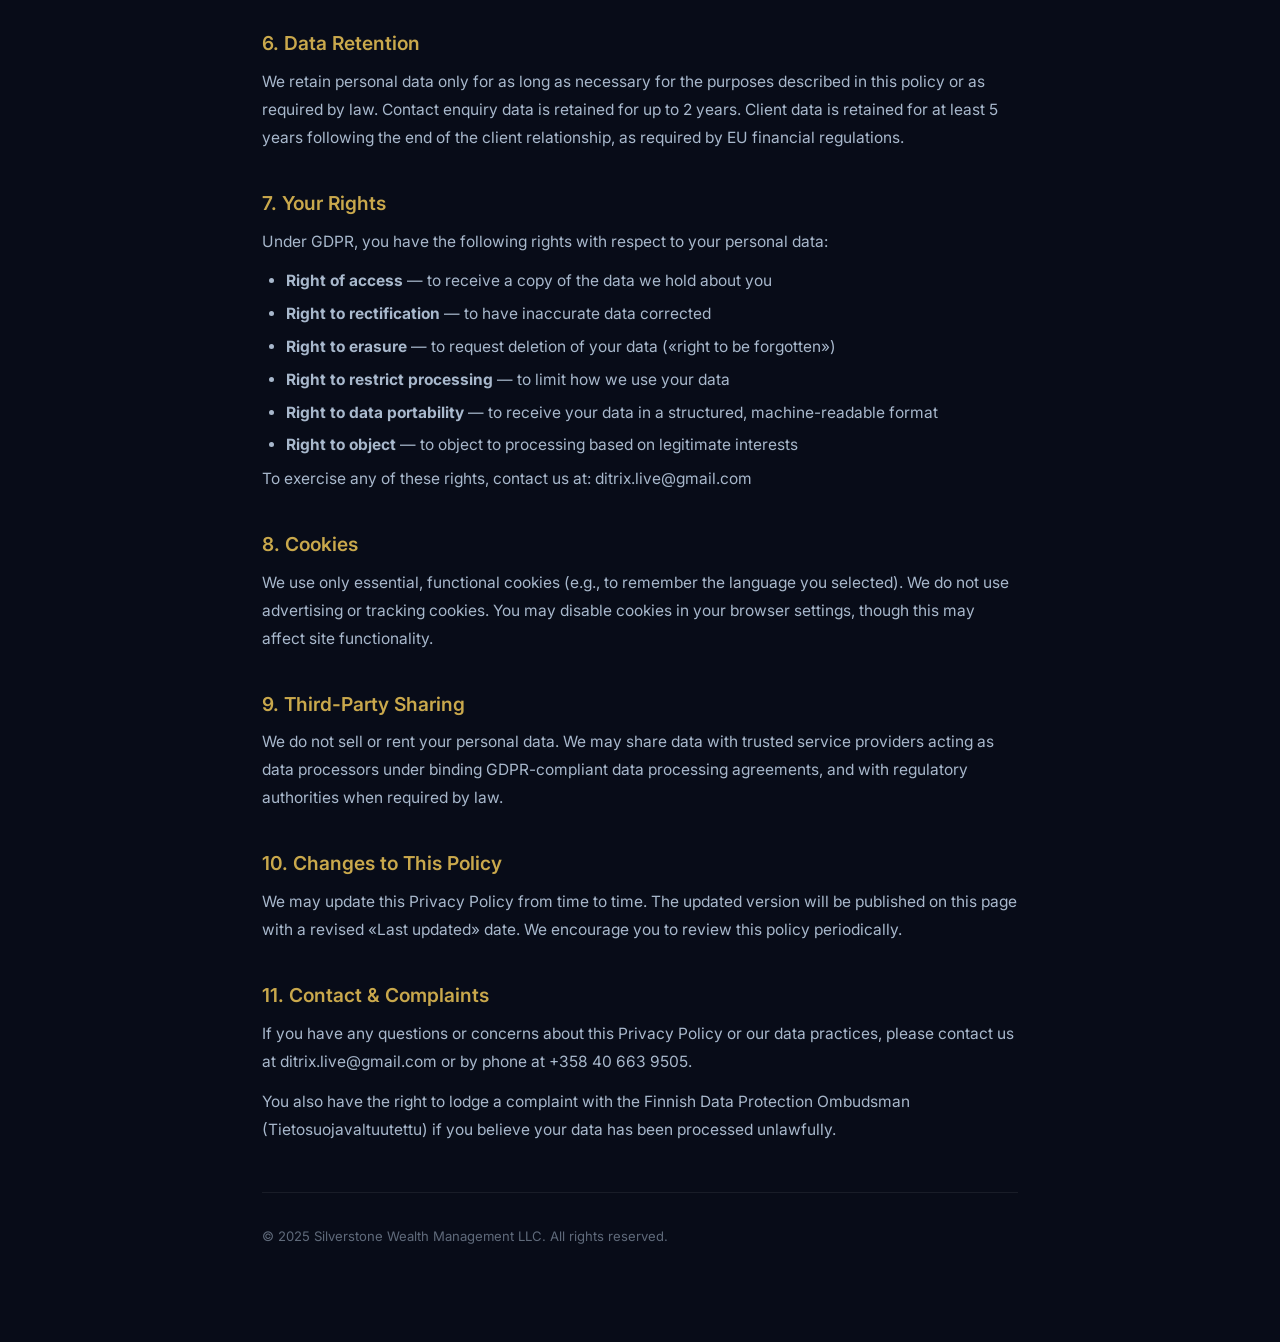
<file: privacy-policy.html>
<!DOCTYPE html>
<html lang="en">

<head>
    <meta charset="UTF-8" />
    <meta name="viewport" content="width=device-width, initial-scale=1.0" />
    <meta name="description"
        content="Silverstone Wealth Management LLC Privacy Policy — how we collect, use, and protect your personal data in compliance with GDPR." />
    <title>Privacy Policy | Silverstone Wealth Management LLC</title>
    <link rel="stylesheet" href="style.css" />
    <style>
        .pp-wrap {
            max-width: 820px;
            margin: 0 auto;
            padding: 120px 2rem 80px;
        }

        .pp-wrap h1 {
            color: var(--white);
            margin-bottom: 0.5rem;
            font-size: clamp(1.8rem, 4vw, 2.8rem);
        }

        .pp-date {
            font-size: 0.85rem;
            color: var(--silver);
            margin-bottom: 3rem;
        }

        .pp-wrap h2 {
            color: var(--gold);
            font-size: 1.2rem;
            font-family: 'Inter', sans-serif;
            margin: 2.5rem 0 0.8rem;
        }

        .pp-wrap p,
        .pp-wrap li {
            color: var(--silver);
            font-size: 0.97rem;
            margin-bottom: 0.8rem;
        }

        .pp-wrap ul {
            padding-left: 1.5rem;
            list-style: disc;
        }

        .pp-wrap ul li {
            margin-bottom: 0.4rem;
        }

        .pp-back {
            display: inline-flex;
            align-items: center;
            gap: 0.5rem;
            color: var(--gold);
            font-weight: 600;
            margin-bottom: 2.5rem;
            font-size: 0.9rem;
            transition: opacity 0.2s;
        }

        .pp-back:hover {
            opacity: 0.75;
        }

        .lang-bar {
            background: var(--navy-mid);
            border-bottom: 1px solid var(--glass-border);
            padding: 0.7rem 2rem;
            display: flex;
            justify-content: flex-end;
            gap: 0.5rem;
            position: sticky;
            top: 0;
            z-index: 100;
        }
    </style>
</head>

<body>

    <div class="lang-bar">
        <button class="lang-btn active" id="btn-en" onclick="setLang('en')">EN</button>
        <button class="lang-btn" id="btn-ru" onclick="setLang('ru')">RU</button>
    </div>

    <div class="pp-wrap">
        <a href="index.html" class="pp-back">
            ← <span data-en="Back to Silverstone Wealth Management LLC"
                data-ru="Назад к Silverstone Wealth Management LLC">Back to Silverstone Wealth Management LLC</span>
        </a>

        <h1 data-en="Privacy Policy" data-ru="Политика конфиденциальности">Privacy Policy</h1>
        <p class="pp-date" data-en="Last updated: March 2025" data-ru="Последнее обновление: март 2025">Last updated:
            March 2025</p>

        <!-- 1 -->
        <h2 data-en="1. Introduction" data-ru="1. Введение">1. Introduction</h2>
        <p data-en="Silverstone Wealth Management LLC («Silverstone», «we», «our», «us») is committed to protecting your personal data and respecting your privacy in accordance with the General Data Protection Regulation (GDPR) and applicable Finnish and EU law."
            data-ru="Silverstone Wealth Management LLC («Silverstone», «мы», «нас», «наш») обязуется защищать ваши персональные данные и уважать вашу конфиденциальность в соответствии с Общим регламентом о защите данных (GDPR) и применимым финским и европейским законодательством.">
            Silverstone Wealth Management LLC («Silverstone», «we», «our», «us») is committed to protecting your
            personal data and respecting your privacy in accordance with the General Data Protection Regulation (GDPR)
            and applicable Finnish and EU law.
        </p>
        <p data-en="This Privacy Policy explains what personal data we collect from you, how we use it, on what legal basis, and what rights you have regarding your data."
            data-ru="Настоящая Политика конфиденциальности объясняет, какие персональные данные мы собираем, как мы их используем, на каком правовом основании, и какими правами в отношении ваших данных вы обладаете.">
            This Privacy Policy explains what personal data we collect from you, how we use it, on what legal basis, and
            what rights you have regarding your data.
        </p>

        <!-- 2 -->
        <h2 data-en="2. Data Controller" data-ru="2. Контролёр данных">2. Data Controller</h2>
        <p data-en="The data controller responsible for your personal data is:"
            data-ru="Контролёром, ответственным за ваши персональные данные, является:">
            The data controller responsible for your personal data is:
        </p>
        <p><strong>Silverstone Wealth Management LLC</strong><br />
            Helsinki, Finland — EU<br />
            <a href="mailto:ditrix.live@gmail.com" style="color:var(--gold)">ditrix.live@gmail.com</a><br />
            <a href="tel:+358406639505" style="color:var(--gold)">+358 40 663 9505</a>
        </p>

        <!-- 3 -->
        <h2 data-en="3. Data We Collect" data-ru="3. Данные, которые мы собираем">3. Data We Collect</h2>
        <p data-en="We may collect the following categories of personal data:"
            data-ru="Мы можем собирать следующие категории персональных данных:">
            We may collect the following categories of personal data:
        </p>
        <ul>
            <li data-en="<strong>Identity data:</strong> full name, title"
                data-ru="<strong>Идентификационные данные:</strong> полное имя, обращение"><strong>Identity
                    data:</strong> full name, title</li>
            <li data-en="<strong>Contact data:</strong> email address, phone number, postal address"
                data-ru="<strong>Контактные данные:</strong> адрес электронной почты, номер телефона, почтовый адрес">
                <strong>Contact data:</strong> email address, phone number, postal address
            </li>
            <li data-en="<strong>Financial data:</strong> investment objectives, risk profile, assets under consideration (only when you voluntarily provide this)"
                data-ru="<strong>Финансовые данные:</strong> инвестиционные цели, риск-профиль, рассматриваемые активы (только при добровольном предоставлении)">
                <strong>Financial data:</strong> investment objectives, risk profile (only when voluntarily provided)
            </li>
            <li data-en="<strong>Technical data:</strong> IP address, browser type, device type, pages visited (via standard server logs)"
                data-ru="<strong>Технические данные:</strong> IP-адрес, тип браузера, тип устройства, посещённые страницы (через стандартные серверные журналы)">
                <strong>Technical data:</strong> IP address, browser type, pages visited (via server logs)
            </li>
            <li data-en="<strong>Communication data:</strong> any information you provide via contact form, email, or phone"
                data-ru="<strong>Данные коммуникаций:</strong> любая информация, предоставленная через форму обратной связи, электронную почту или телефон">
                <strong>Communication data:</strong> information you provide via contact form, email, or phone
            </li>
        </ul>

        <!-- 4 -->
        <h2 data-en="4. How We Use Your Data" data-ru="4. Как мы используем ваши данные">4. How We Use Your Data</h2>
        <p data-en="We use your data for the following purposes:"
            data-ru="Мы используем ваши данные в следующих целях:">
            We use your data for the following purposes:
        </p>
        <ul>
            <li data-en="To respond to your enquiries and provide investment-related information"
                data-ru="Для ответа на ваши запросы и предоставления информации об инвестициях">To respond to your
                enquiries and provide investment-related information</li>
            <li data-en="To carry out client onboarding and KYC (Know Your Customer) checks required by law"
                data-ru="Для проведения онбординга клиентов и проверок KYC (Знай своего клиента), требуемых законом">To
                carry out client onboarding and KYC checks required by law</li>
            <li data-en="To manage and administer our investment services"
                data-ru="Для управления и администрирования наших инвестиционных услуг">To manage and administer our
                investment services</li>
            <li data-en="To comply with legal and regulatory obligations"
                data-ru="Для соблюдения юридических и регуляторных обязательств">To comply with legal and regulatory
                obligations</li>
            <li data-en="To improve the website and user experience"
                data-ru="Для улучшения веб-сайта и пользовательского опыта">To improve the website and user experience
            </li>
        </ul>

        <!-- 5 -->
        <h2 data-en="5. Legal Basis for Processing" data-ru="5. Правовые основания для обработки">5. Legal Basis for
            Processing</h2>
        <p data-en="We process your data on the following legal bases under GDPR Article 6:"
            data-ru="Мы обрабатываем ваши данные на следующих правовых основаниях в соответствии со статьёй 6 GDPR:">
            We process your data on the following legal bases under GDPR Article 6:
        </p>
        <ul>
            <li data-en="<strong>Consent (Art. 6(1)(a)):</strong> when you submit a contact form"
                data-ru="<strong>Согласие (ст. 6(1)(а)):</strong> при отправке формы обратной связи"><strong>Consent
                    (Art. 6(1)(a)):</strong> when you submit a contact form</li>
            <li data-en="<strong>Contract (Art. 6(1)(b)):</strong> when processing is necessary to enter into or perform a contract"
                data-ru="<strong>Договор (ст. 6(1)(б)):</strong> когда обработка необходима для заключения или исполнения договора">
                <strong>Contract (Art. 6(1)(b)):</strong> to perform a contract
            </li>
            <li data-en="<strong>Legal obligation (Art. 6(1)(c)):</strong> AML, KYC, and other regulatory requirements"
                data-ru="<strong>Юридическое обязательство (ст. 6(1)(в)):</strong> ПОД/ФТ, KYC и иные регуляторные требования">
                <strong>Legal obligation (Art. 6(1)(c)):</strong> AML, KYC, regulatory compliance
            </li>
            <li data-en="<strong>Legitimate interests (Art. 6(1)(f)):</strong> website analytics and fraud prevention"
                data-ru="<strong>Законные интересы (ст. 6(1)(ф)):</strong> аналитика сайта и предотвращение мошенничества">
                <strong>Legitimate interests (Art. 6(1)(f)):</strong> website analytics and fraud prevention
            </li>
        </ul>

        <!-- 6 -->
        <h2 data-en="6. Data Retention" data-ru="6. Сроки хранения данных">6. Data Retention</h2>
        <p data-en="We retain personal data only for as long as necessary for the purposes described in this policy or as required by law. Contact enquiry data is retained for up to 2 years. Client data is retained for at least 5 years following the end of the client relationship, as required by EU financial regulations."
            data-ru="Мы храним персональные данные только столько, сколько необходимо для целей, описанных в настоящей политике, или сколько требует закон. Данные контактных запросов хранятся до 2 лет. Данные клиентов хранятся не менее 5 лет после окончания клиентских отношений в соответствии с требованиями финансового законодательства ЕС.">
            We retain personal data only for as long as necessary or as required by law. Contact enquiry data is
            retained for up to 2 years. Client data is retained for at least 5 years following the end of the client
            relationship, as required by EU financial regulations.
        </p>

        <!-- 7 -->
        <h2 data-en="7. Your Rights" data-ru="7. Ваши права">7. Your Rights</h2>
        <p data-en="Under GDPR, you have the following rights with respect to your personal data:"
            data-ru="В соответствии с GDPR у вас есть следующие права в отношении ваших персональных данных:">
            Under GDPR, you have the following rights with respect to your personal data:
        </p>
        <ul>
            <li data-en="<strong>Right of access</strong> — to receive a copy of the data we hold about you"
                data-ru="<strong>Право на доступ</strong> — получить копию данных, которые мы о вас храним">
                <strong>Right of access</strong>
            </li>
            <li data-en="<strong>Right to rectification</strong> — to have inaccurate data corrected"
                data-ru="<strong>Право на исправление</strong> — исправить неточные данные"><strong>Right to
                    rectification</strong></li>
            <li data-en="<strong>Right to erasure</strong> — to request deletion of your data («right to be forgotten»)"
                data-ru="<strong>Право на удаление</strong> — запросить удаление данных («право быть забытым»)">
                <strong>Right to erasure</strong>
            </li>
            <li data-en="<strong>Right to restrict processing</strong> — to limit how we use your data"
                data-ru="<strong>Право на ограничение обработки</strong> — ограничить способы использования ваших данных">
                <strong>Right to restrict processing</strong>
            </li>
            <li data-en="<strong>Right to data portability</strong> — to receive your data in a structured, machine-readable format"
                data-ru="<strong>Право на переносимость данных</strong> — получить данные в структурированном машиночитаемом формате">
                <strong>Right to data portability</strong>
            </li>
            <li data-en="<strong>Right to object</strong> — to object to processing based on legitimate interests"
                data-ru="<strong>Право на возражение</strong> — возразить против обработки на основе законных интересов">
                <strong>Right to object</strong>
            </li>
        </ul>
        <p data-en="To exercise any of these rights, contact us at: ditrix.live@gmail.com"
            data-ru="Для реализации любого из этих прав свяжитесь с нами: ditrix.live@gmail.com">
            To exercise any of these rights, contact us at: <a href="mailto:ditrix.live@gmail.com"
                style="color:var(--gold)">ditrix.live@gmail.com</a>
        </p>

        <!-- 8 -->
        <h2 data-en="8. Cookies" data-ru="8. Файлы cookie">8. Cookies</h2>
        <p data-en="We use only essential, functional cookies (e.g., to remember the language you selected). We do not use advertising or tracking cookies. You may disable cookies in your browser settings, though this may affect site functionality."
            data-ru="Мы используем только необходимые функциональные cookies (например, для запоминания выбранного языка). Мы не используем рекламные или отслеживающие cookies. Вы можете отключить cookies в настройках браузера, хотя это может повлиять на работу сайта.">
            We use only essential, functional cookies (e.g., to remember your language preference). We do not use
            advertising or tracking cookies.
        </p>

        <!-- 9 -->
        <h2 data-en="9. Third-Party Sharing" data-ru="9. Передача данных третьим лицам">9. Third-Party Sharing</h2>
        <p data-en="We do not sell or rent your personal data. We may share data with trusted service providers acting as data processors under binding GDPR-compliant data processing agreements, and with regulatory authorities when required by law."
            data-ru="Мы не продаём и не сдаём в аренду ваши персональные данные. Мы можем передавать данные доверенным поставщикам услуг, действующим в качестве обработчиков данных в рамках обязывающих соглашений об обработке данных, соответствующих GDPR, а также регуляторным органам в случаях, предусмотренных законом.">
            We do not sell or rent your personal data. We may share data with trusted service providers under
            GDPR-compliant data processing agreements, and with regulatory authorities when required by law.
        </p>

        <!-- 10 -->
        <h2 data-en="10. Changes to This Policy" data-ru="10. Изменения в настоящей политике">10. Changes to This Policy
        </h2>
        <p data-en="We may update this Privacy Policy from time to time. The updated version will be published on this page with a revised «Last updated» date. We encourage you to review this policy periodically."
            data-ru="Мы можем периодически обновлять настоящую Политику конфиденциальности. Обновлённая версия будет опубликована на этой странице с изменённой датой «Последнее обновление». Мы рекомендуем периодически просматривать эту политику.">
            We may update this Privacy Policy from time to time. The updated version will be published on this page with
            a revised date. We encourage you to review this policy periodically.
        </p>

        <!-- 11 -->
        <h2 data-en="11. Contact & Complaints" data-ru="11. Контакты и жалобы">11. Contact & Complaints</h2>
        <p data-en="If you have any questions or concerns about this Privacy Policy or our data practices, please contact us at ditrix.live@gmail.com or by phone at +358 40 663 9505."
            data-ru="Если у вас есть вопросы или опасения относительно настоящей Политики конфиденциальности или наших практик обработки данных, пожалуйста, свяжитесь с нами по адресу ditrix.live@gmail.com или по телефону +358 40 663 9505.">
            If you have any questions or concerns, please contact us at <a href="mailto:ditrix.live@gmail.com"
                style="color:var(--gold)">ditrix.live@gmail.com</a> or <a href="tel:+358406639505"
                style="color:var(--gold)">+358 40 663 9505</a>.
        </p>
        <p data-en="You also have the right to lodge a complaint with the Finnish Data Protection Ombudsman (Tietosuojavaltuutettu) if you believe your data has been processed unlawfully."
            data-ru="Вы также имеете право подать жалобу Уполномоченному по защите данных Финляндии (Tietosuojavaltuutettu), если считаете, что ваши данные обрабатываются незаконно.">
            You also have the right to lodge a complaint with the Finnish Data Protection Ombudsman
            (Tietosuojavaltuutettu).
        </p>

        <p
            style="margin-top:3rem; padding-top:2rem; border-top:1px solid rgba(255,255,255,0.07); font-size:0.82rem; color:rgba(168,184,204,0.55)">
            <span data-en="© 2025 Silverstone Wealth Management LLC. All rights reserved."
                data-ru="© 2025 Silverstone Wealth Management LLC. Все права защищены.">
                © 2025 Silverstone Wealth Management LLC. All rights reserved.
            </span>
        </p>
    </div>

    <script>
        let currentLang = localStorage.getItem('ss-lang') || 'en';
        function setLang(lang) {
            currentLang = lang;
            localStorage.setItem('ss-lang', lang);
            document.querySelectorAll('.lang-btn').forEach(b => b.classList.remove('active'));
            document.getElementById('btn-' + lang)?.classList.add('active');
            document.querySelectorAll('[data-en]').forEach(el => {
                const text = el.getAttribute('data-' + lang);
                if (!text) return;
                if (text.includes('<')) el.innerHTML = text;
                else el.textContent = text;
            });
            document.documentElement.lang = lang;
        }
        document.addEventListener('DOMContentLoaded', () => setLang(currentLang));
    </script>
</body>

</html>
</file>
<file: style.css>
/* ========== SILVERSTONES — DESIGN SYSTEM ========== */
@import url('https://fonts.googleapis.com/css2?family=Playfair+Display:wght@400;600;700&family=Inter:wght@300;400;500;600&display=swap');

/* ─── RESET & BASE ─────────────────────────────── */
*,
*::before,
*::after {
  box-sizing: border-box;
  margin: 0;
  padding: 0;
}

/* Prevent ALL images from ever exceeding their container */
img {
  max-width: 100%;
  height: auto;
  display: block;
}

html {
  scroll-behavior: smooth;
  font-size: 16px;
  overflow-x: hidden;
  /* prevents horizontal scroll at root */
}

body {
  font-family: 'Inter', sans-serif;
  background: var(--navy-deep);
  color: var(--white);
  line-height: 1.7;
  overflow-x: hidden;
  width: 100%;
}

/* ─── DESIGN TOKENS ────────────────────────────── */
:root {
  --navy-deep: #080c18;
  --navy-dark: #0d1421;
  --navy-mid: #111927;
  --navy-light: #182236;
  --gold: #c9a84c;
  --gold-light: #e2c06e;
  --gold-dim: #8a6d2f;
  --silver: #a8b8cc;
  --silver-light: #d0dce8;
  --white: #f0f4f8;
  --text-muted: #7c8fa3;
  --border: rgba(201, 168, 76, 0.18);
  --glass-bg: rgba(13, 20, 33, 0.72);
  --glass-border: rgba(201, 168, 76, 0.22);
  --gradient-gold: linear-gradient(135deg, #c9a84c 0%, #e2c06e 60%, #9a7530 100%);
  --section-pad: 100px 0;
  --radius: 12px;
  --transition: 0.35s cubic-bezier(.4, 0, .2, 1);
}

/* ─── TYPOGRAPHY ───────────────────────────────── */
h1,
h2,
h3 {
  font-family: 'Playfair Display', serif;
}

h1 {
  font-size: clamp(1.8rem, 6vw, 4rem);
  font-weight: 700;
  line-height: 1.15;
}

h2 {
  font-size: clamp(1.5rem, 4vw, 2.8rem);
  font-weight: 600;
  line-height: 1.2;
}

h3 {
  font-size: clamp(1.1rem, 2.5vw, 1.5rem);
  font-weight: 600;
}

p {
  color: var(--silver);
  font-size: .95rem;
  line-height: 1.8;
}

a {
  text-decoration: none;
  color: inherit;
}

/* ─── LAYOUT CONTAINER ─────────────────────────── */
.container {
  width: 100%;
  max-width: 1180px;
  margin: 0 auto;
  padding: 0 clamp(16px, 4vw, 40px);
  position: relative;
  z-index: 2;
}

/* ─── NAVBAR ───────────────────────────────────── */
#navbar {
  position: fixed;
  top: 0;
  left: 0;
  right: 0;
  z-index: 1200;
  backdrop-filter: blur(18px);
  -webkit-backdrop-filter: blur(18px);
  background: rgba(8, 12, 24, 0.9);
  border-bottom: 1px solid rgba(201, 168, 76, 0.1);
  transition: background var(--transition);
}

.nav-inner {
  max-width: 1180px;
  margin: 0 auto;
  display: flex;
  align-items: center;
  justify-content: space-between;
  height: 68px;
  padding: 0 clamp(14px, 3vw, 32px);
  gap: 12px;
}

.nav-logo {
  display: flex;
  align-items: center;
  gap: 10px;
  flex-shrink: 0;
}

.nav-logo img {
  height: 38px;
  width: auto;
}

.nav-logo-text {
  font-family: 'Playfair Display', serif;
  font-size: 1.15rem;
  font-weight: 700;
  background: var(--gradient-gold);
  -webkit-background-clip: text;
  -webkit-text-fill-color: transparent;
  background-clip: text;
  letter-spacing: .04em;
  white-space: nowrap;
}

.nav-links {
  display: flex;
  align-items: center;
  gap: 24px;
  list-style: none;
  flex: 1;
  justify-content: center;
}

.nav-links a {
  font-size: .85rem;
  font-weight: 500;
  color: var(--silver-light);
  letter-spacing: .04em;
  transition: color var(--transition);
}

.nav-links a:hover,
.nav-links a.active {
  color: var(--gold-light);
}

.nav-right {
  display: flex;
  align-items: center;
  gap: 12px;
  flex-shrink: 0;
}

.lang-switcher {
  display: flex;
  align-items: center;
  gap: 4px;
  background: rgba(255, 255, 255, 0.05);
  border: 1px solid var(--border);
  border-radius: 20px;
  padding: 3px 5px;
}

.lang-btn {
  background: none;
  border: none;
  cursor: pointer;
  font-size: .8rem;
  font-weight: 600;
  color: var(--text-muted);
  padding: 4px 9px;
  border-radius: 16px;
  transition: all var(--transition);
}

.lang-btn.active {
  background: var(--gradient-gold);
  color: var(--navy-deep);
}

.hamburger {
  display: none;
  flex-direction: column;
  gap: 5px;
  cursor: pointer;
  padding: 6px;
  background: none;
  border: none;
  flex-shrink: 0;
}

.hamburger span {
  width: 22px;
  height: 2px;
  background: var(--silver-light);
  border-radius: 2px;
  transition: all var(--transition);
  display: block;
}

/* ─── MOBILE MENU OVERLAY ──────────────────────── */
.mobile-menu {
  display: none;
  position: fixed;
  top: 0;
  left: 0;
  right: 0;
  bottom: 0;
  background: rgba(8, 12, 24, 0.98);
  backdrop-filter: blur(16px);
  -webkit-backdrop-filter: blur(16px);
  flex-direction: column;
  align-items: center;
  justify-content: center;
  gap: 20px;
  z-index: 1100;
  padding: 80px 24px 40px;
}

.mobile-menu.open {
  display: flex;
}

.mobile-menu a {
  font-size: 1.5rem;
  font-family: 'Playfair Display', serif;
  color: var(--white);
  text-align: center;
  padding: 8px 0;
  border-bottom: 1px solid rgba(201, 168, 76, 0.12);
  width: 100%;
  max-width: 280px;
}

.mobile-lang {
  margin-top: 24px;
  display: flex;
  gap: 12px;
}

/* ─── HERO SECTION ─────────────────────────────── */
#hero {
  min-height: 100vh;
  display: flex;
  flex-direction: column;
  align-items: center;
  justify-content: center;
  text-align: center;
  position: relative;
  overflow: hidden;
  padding: 100px 16px 80px;
  background: url('images/hero_bg.png') center/cover no-repeat, var(--navy-deep);
}

#hero::before {
  content: '';
  position: absolute;
  inset: 0;
  background: linear-gradient(135deg,
      rgba(8, 12, 24, 0.90) 0%,
      rgba(8, 12, 24, 0.70) 50%,
      rgba(8, 12, 24, 0.85) 100%);
}

.hero-bg,
.hero-overlay {
  display: none;
}

/* kept in HTML but hidden via CSS */

.hero-content {
  position: relative;
  z-index: 2;
  width: 100%;
  max-width: 760px;
  margin: 0 auto;
  padding: 0 8px;
}

/* HERO LOGO (large diamond) — must be constrained */
.hero-logo {
  max-width: min(280px, 55vw);
  width: 100%;
  margin: 0 auto 28px;
}

.hero-tagline {
  display: block;
  font-size: clamp(.72rem, 2.2vw, .85rem);
  letter-spacing: .18em;
  text-transform: uppercase;
  color: var(--gold);
  margin-bottom: 20px;
}

.hero-title {
  margin-bottom: 20px;
  color: var(--white);
  word-break: break-word;
  overflow-wrap: break-word;
}

.hero-title span {
  background: var(--gradient-gold);
  -webkit-background-clip: text;
  -webkit-text-fill-color: transparent;
  background-clip: text;
}

.hero-desc {
  color: var(--silver-light);
  font-size: clamp(.88rem, 2.5vw, 1rem);
  max-width: 540px;
  margin: 0 auto 36px;
  overflow-wrap: break-word;
}

.hero-scroll {
  display: flex;
  flex-direction: column;
  align-items: center;
  gap: 6px;
  margin-top: 32px;
  color: var(--text-muted);
  font-size: .78rem;
  letter-spacing: .1em;
}

.hero-scroll svg {
  width: 18px;
  height: 18px;
}

.btn-primary {
  display: inline-flex;
  align-items: center;
  gap: 10px;
  padding: 14px 32px;
  background: var(--gradient-gold);
  color: var(--navy-deep);
  font-weight: 600;
  font-size: .88rem;
  border-radius: 4px;
  text-transform: uppercase;
  transition: all var(--transition);
  border: none;
  cursor: pointer;
  white-space: nowrap;
}

.btn-ghost {
  padding: 14px 32px;
  background: transparent;
  color: var(--silver-light);
  font-weight: 500;
  font-size: .88rem;
  border-radius: 4px;
  text-transform: uppercase;
  border: 1px solid var(--border);
  transition: all var(--transition);
  cursor: pointer;
  white-space: nowrap;
}

/* ─── HERO STATS (desktop) ─────────────────────── */
.hero-stats {
  display: flex;
  gap: 48px;
  margin-top: 48px;
  justify-content: center;
  flex-wrap: wrap;
}

.hero-stat .number {
  font-family: 'Playfair Display', serif;
  font-size: 1.8rem;
  font-weight: 700;
  background: var(--gradient-gold);
  -webkit-background-clip: text;
  -webkit-text-fill-color: transparent;
  background-clip: text;
}

.hero-stat .label {
  font-size: .75rem;
  color: var(--text-muted);
  text-transform: uppercase;
  letter-spacing: .06em;
}

/* ─── SECTIONS COMMON ──────────────────────────── */
#mission,
#who-we-are,
#philosophy,
#team,
#investments,
#contacts,
#directions {
  padding: var(--section-pad);
}

.section-label {
  color: var(--gold);
  text-transform: uppercase;
  letter-spacing: .14em;
  font-size: .78rem;
  margin-bottom: 10px;
  display: block;
}

.gold-line,
.gold-divider {
  width: 40px;
  height: 2px;
  background: var(--gold);
  margin: 20px 0;
}

.section-subtitle {
  color: var(--silver);
  max-width: 640px;
}

/* ─── MISSION ──────────────────────────────────── */
#mission {
  background: var(--navy-dark);
}

.mission-grid {
  display: grid;
  grid-template-columns: 1fr 1fr;
  gap: 72px;
  align-items: center;
}

.mission-image-side {
  position: relative;
}

.mission-image-side img {
  width: 100%;
  border-radius: var(--radius);
  height: 460px;
  object-fit: cover;
}

.mission-badge {
  position: absolute;
  bottom: 20px;
  left: -16px;
  background: var(--glass-bg);
  border: 1px solid var(--glass-border);
  backdrop-filter: blur(10px);
  padding: 18px;
  border-radius: var(--radius);
  max-width: 220px;
}

/* ─── WHO WE ARE ────────────────────────────────── */
#who-we-are {
  background: var(--navy-mid);
}

.who-cards {
  display: grid;
  grid-template-columns: repeat(3, 1fr);
  gap: 24px;
  margin-top: 40px;
}

.who-card {
  background: var(--navy-light);
  border: 1px solid var(--border);
  padding: 28px;
  border-radius: var(--radius);
  transition: all var(--transition);
}

.who-card:hover {
  transform: translateY(-4px);
  border-color: var(--gold);
}

/* ─── PHILOSOPHY ────────────────────────────────── */
#philosophy {
  background: var(--navy-deep);
}

.phil-pillars {
  display: grid;
  grid-template-columns: repeat(3, 1fr);
  gap: 24px;
  margin-top: 40px;
}

.phil-card {
  background: var(--glass-bg);
  border: 1px solid var(--glass-border);
  padding: 28px;
  border-radius: var(--radius);
  text-align: center;
}

/* ─── TEAM ──────────────────────────────────────── */
#team {
  background: var(--navy-dark);
}

.team-grid {
  display: grid;
  grid-template-columns: repeat(3, 1fr);
  gap: 24px;
  margin-top: 40px;
}

.team-card {
  background: var(--navy-light);
  border-radius: var(--radius);
  overflow: hidden;
  border: 1px solid var(--border);
}

/* ALEXEY's actual photo */
.team-photo {
  width: 100%;
  height: 280px;
  object-fit: cover;
  object-position: center 45%;
  display: block;
}

.team-photo-placeholder {
  width: 100%;
  height: 240px;
  background: #1a2233;
  display: flex;
  align-items: center;
  justify-content: center;
  flex-direction: column;
  gap: 10px;
  color: var(--text-muted);
  font-size: .85rem;
}

.cs-icon {
  font-size: 2rem;
}

.team-info {
  padding: 22px;
}

.team-name {
  font-family: 'Playfair Display', serif;
  font-size: 1.1rem;
  font-weight: 600;
  color: var(--white);
  margin-bottom: 6px;
}

.team-role {
  font-size: .78rem;
  color: var(--gold);
  text-transform: uppercase;
  letter-spacing: .1em;
  margin-bottom: 12px;
}

.team-bio {
  font-size: .84rem;
  line-height: 1.7;
}

/* ─── DIRECTIONS ────────────────────────────────── */
#directions {
  background: var(--navy-mid);
}

.directions-grid {
  display: grid;
  grid-template-columns: repeat(2, 1fr);
  gap: 24px;
  margin-top: 40px;
}

.direction-card {
  background: var(--navy-light);
  border: 1px solid var(--border);
  border-radius: var(--radius);
  padding: 28px;
  transition: all var(--transition);
}

.direction-card:hover {
  border-color: var(--gold-dim);
  transform: translateY(-3px);
}

.direction-num {
  font-family: 'Playfair Display', serif;
  font-size: 2rem;
  color: var(--gold-dim);
  margin-bottom: 12px;
}

.direction-tag {
  display: inline-block;
  margin-top: 14px;
  font-size: .72rem;
  text-transform: uppercase;
  letter-spacing: .12em;
  color: var(--gold);
  border: 1px solid var(--border);
  border-radius: 20px;
  padding: 4px 12px;
}

/* ─── CONTACTS ──────────────────────────────────── */
#contacts {
  background: var(--navy-dark);
}

.contacts-grid {
  display: grid;
  grid-template-columns: 1fr 1.3fr;
  gap: 56px;
  align-items: start;
  margin-top: 40px;
}

.contact-items {
  display: flex;
  flex-direction: column;
  gap: 22px;
}

.contact-item {
  display: flex;
  gap: 16px;
  align-items: flex-start;
}

.contact-icon-box {
  width: 46px;
  height: 46px;
  background: rgba(201, 168, 76, .1);
  border: 1px solid var(--border);
  border-radius: 10px;
  display: flex;
  align-items: center;
  justify-content: center;
  font-size: 1.1rem;
  flex-shrink: 0;
}

.contact-label {
  font-size: .72rem;
  letter-spacing: .1em;
  text-transform: uppercase;
  color: var(--text-muted);
  margin-bottom: 3px;
}

.contact-value {
  font-size: .95rem;
  color: var(--white);
  font-weight: 500;
}

.contact-value a {
  color: var(--white);
  transition: color var(--transition);
}

.contact-value a:hover {
  color: var(--gold-light);
}

.contact-form {
  background: var(--navy-mid);
  border: 1px solid var(--border);
  border-radius: var(--radius);
  padding: 36px 32px;
}

.form-group {
  margin-bottom: 18px;
}

.form-group label {
  display: block;
  font-size: .78rem;
  letter-spacing: .07em;
  text-transform: uppercase;
  color: var(--silver);
  margin-bottom: 7px;
}

.form-group input,
.form-group select,
.form-group textarea {
  width: 100%;
  background: rgba(8, 12, 24, .6);
  border: 1px solid rgba(168, 184, 204, .15);
  border-radius: 6px;
  padding: 12px 14px;
  color: var(--white);
  font-family: 'Inter', sans-serif;
  font-size: .88rem;
  outline: none;
  transition: border-color var(--transition);
  appearance: none;
  -webkit-appearance: none;
}

.form-group textarea {
  min-height: 110px;
  resize: vertical;
}

.form-group input:focus,
.form-group select:focus,
.form-group textarea:focus {
  border-color: var(--gold-dim);
}

.btn-submit {
  width: 100%;
  padding: 14px;
  background: var(--gradient-gold);
  border: none;
  color: var(--navy-deep);
  font-weight: 600;
  cursor: pointer;
  border-radius: 4px;
  font-family: 'Inter', sans-serif;
  font-size: .9rem;
  text-transform: uppercase;
  letter-spacing: .06em;
  margin-top: 6px;
}

/* ─── FOOTER ────────────────────────────────────── */
footer {
  padding: 56px 0 28px;
  background: var(--navy-deep);
  border-top: 1px solid var(--border);
}

.footer-inner {
  display: flex;
  justify-content: space-between;
  gap: 40px;
  flex-wrap: wrap;
  margin-bottom: 36px;
  align-items: flex-start;
}

.footer-brand {
  max-width: 280px;
}

.footer-logo {
  display: flex;
  align-items: center;
  gap: 10px;
  margin-bottom: 12px;
}

.footer-logo img {
  height: 34px;
}

.footer-logo-text {
  font-family: 'Playfair Display', serif;
  font-size: 1rem;
  font-weight: 700;
  background: var(--gradient-gold);
  -webkit-background-clip: text;
  -webkit-text-fill-color: transparent;
  background-clip: text;
}

.footer-desc {
  font-size: .84rem;
  color: var(--text-muted);
  line-height: 1.6;
}

.footer-links {
  display: flex;
  gap: 48px;
  flex-wrap: wrap;
}

.footer-links-col h5 {
  font-size: .74rem;
  text-transform: uppercase;
  letter-spacing: .12em;
  color: var(--gold);
  margin-bottom: 14px;
  font-family: 'Inter', sans-serif;
}

.footer-links-col ul {
  list-style: none;
  display: flex;
  flex-direction: column;
  gap: 9px;
}

.footer-links-col ul li a {
  font-size: .84rem;
  color: var(--text-muted);
  transition: color var(--transition);
}

.footer-links-col ul li a:hover {
  color: var(--silver-light);
}

.footer-bottom {
  border-top: 1px solid rgba(255, 255, 255, .06);
  padding-top: 24px;
  display: flex;
  justify-content: space-between;
  align-items: center;
  gap: 16px;
  flex-wrap: wrap;
}

.footer-copy {
  font-size: .8rem;
  color: var(--text-muted);
}

.footer-policy a {
  font-size: .8rem;
  color: var(--text-muted);
  transition: color var(--transition);
}

.footer-policy a:hover {
  color: var(--gold-light);
}

/* ─── ANIMATIONS ────────────────────────────────── */
.reveal {
  opacity: 0;
  transform: translateY(24px);
  transition: opacity .6s ease, transform .6s ease;
}

.reveal.visible {
  opacity: 1;
  transform: none;
}

.reveal-delay-1 {
  transition-delay: .1s;
}

.reveal-delay-2 {
  transition-delay: .2s;
}

.reveal-delay-3 {
  transition-delay: .3s;
}

.reveal-delay-4 {
  transition-delay: .4s;
}

/* ═══════════════════════════════════════════════════
   RESPONSIVE — TABLET  (≤ 960px)
═══════════════════════════════════════════════════ */
@media (max-width: 960px) {
  :root {
    --section-pad: 80px 0;
  }

  /* Hide desktop nav links, show hamburger */
  .nav-links {
    display: none;
  }

  .hamburger {
    display: flex;
  }

  /* Hamburger → X animation */
  .hamburger.open span:nth-child(1) {
    transform: translateY(7px) rotate(45deg);
  }

  .hamburger.open span:nth-child(2) {
    opacity: 0;
    transform: scaleX(0);
  }

  .hamburger.open span:nth-child(3) {
    transform: translateY(-7px) rotate(-45deg);
  }

  .mission-grid {
    grid-template-columns: 1fr;
    gap: 40px;
  }

  .who-cards {
    grid-template-columns: 1fr 1fr;
  }

  .phil-pillars {
    grid-template-columns: 1fr 1fr;
  }

  .team-grid {
    grid-template-columns: 1fr 1fr;
  }

  .directions-grid {
    grid-template-columns: 1fr;
  }

  .contacts-grid {
    grid-template-columns: 1fr;
    gap: 40px;
  }
}

/* ═══════════════════════════════════════════════════
   RESPONSIVE — MOBILE  (≤ 600px)
═══════════════════════════════════════════════════ */
@media (max-width: 600px) {
  :root {
    --section-pad: 60px 0;
  }

  /* ── Navbar ── */
  .nav-inner {
    height: 62px;
    padding: 0 14px;
  }

  .nav-logo-text {
    display: none;
  }

  /* hide text to save space */
  .nav-logo img {
    height: 34px;
  }

  /* ── Hero ── */
  #hero {
    padding: 88px 14px 60px;
  }

  .hero-logo {
    max-width: 52vw;
    margin-bottom: 20px;
  }

  .hero-tagline {
    font-size: .7rem;
    letter-spacing: .14em;
  }

  h1 {
    font-size: clamp(1.6rem, 7vw, 2.2rem);
  }

  .hero-title {
    padding: 0;
  }

  .hero-desc {
    font-size: .88rem;
    margin-bottom: 28px;
  }

  .btn-primary {
    width: 100%;
    justify-content: center;
    max-width: 320px;
  }

  .hero-scroll {
    margin-top: 20px;
  }

  .hero-stats {
    gap: 24px;
    margin-top: 36px;
  }

  .hero-stat .number {
    font-size: 1.5rem;
  }

  /* ── Mission ── */
  .mission-image-side img {
    height: 220px;
  }

  .mission-badge {
    position: relative;
    left: auto;
    bottom: auto;
    margin: 16px auto 0;
    max-width: 200px;
  }

  /* ── Grids — all single column ── */
  .who-cards {
    grid-template-columns: 1fr;
    gap: 16px;
  }

  .phil-pillars {
    grid-template-columns: 1fr;
    gap: 16px;
  }

  .team-grid {
    grid-template-columns: 1fr;
    max-width: 400px;
    margin: 40px auto 0;
  }

  .directions-grid {
    grid-template-columns: 1fr;
  }

  /* ── Team photo ── */
  .team-photo {
    height: 240px;
    object-position: center 45%;
  }

  /* ── Contacts form ── */
  .contact-form {
    padding: 24px 16px;
  }

  /* ── Footer ── */
  .footer-inner {
    flex-direction: column;
    align-items: center;
    text-align: center;
    gap: 28px;
  }

  .footer-brand {
    max-width: 100%;
  }

  .footer-logo {
    justify-content: center;
  }

  .footer-links {
    flex-direction: row;
    justify-content: center;
    gap: 32px;
    width: 100%;
  }

  .footer-links-col ul {
    align-items: center;
  }

  .footer-bottom {
    flex-direction: column;
    text-align: center;
    gap: 10px;
  }
}

/* ═══════════════════════════════════════════════════
   RESPONSIVE — VERY SMALL (≤ 380px)
═══════════════════════════════════════════════════ */
@media (max-width: 380px) {
  .hero-logo {
    max-width: 60vw;
  }

  .btn-primary {
    padding: 12px 20px;
    font-size: .82rem;
  }

  .footer-links {
    flex-direction: column;
    align-items: center;
    gap: 20px;
  }
}
</file>
